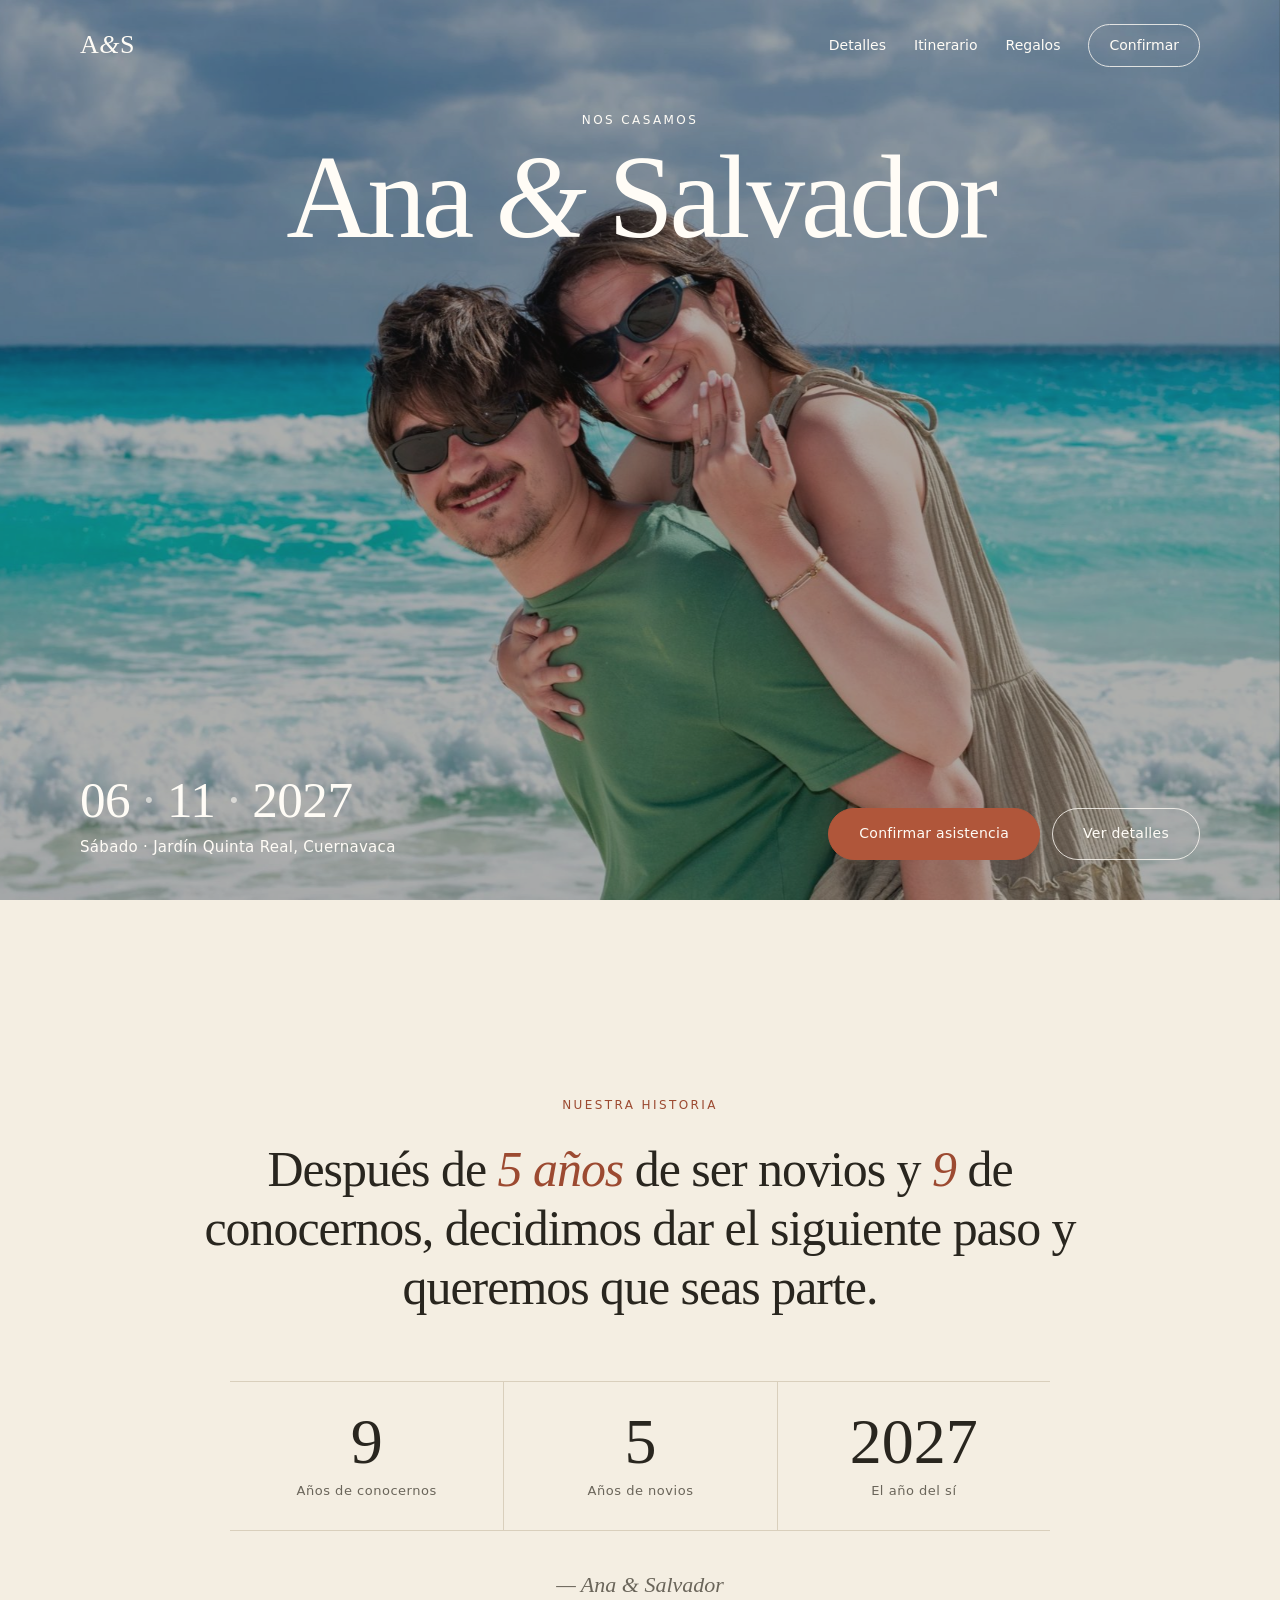
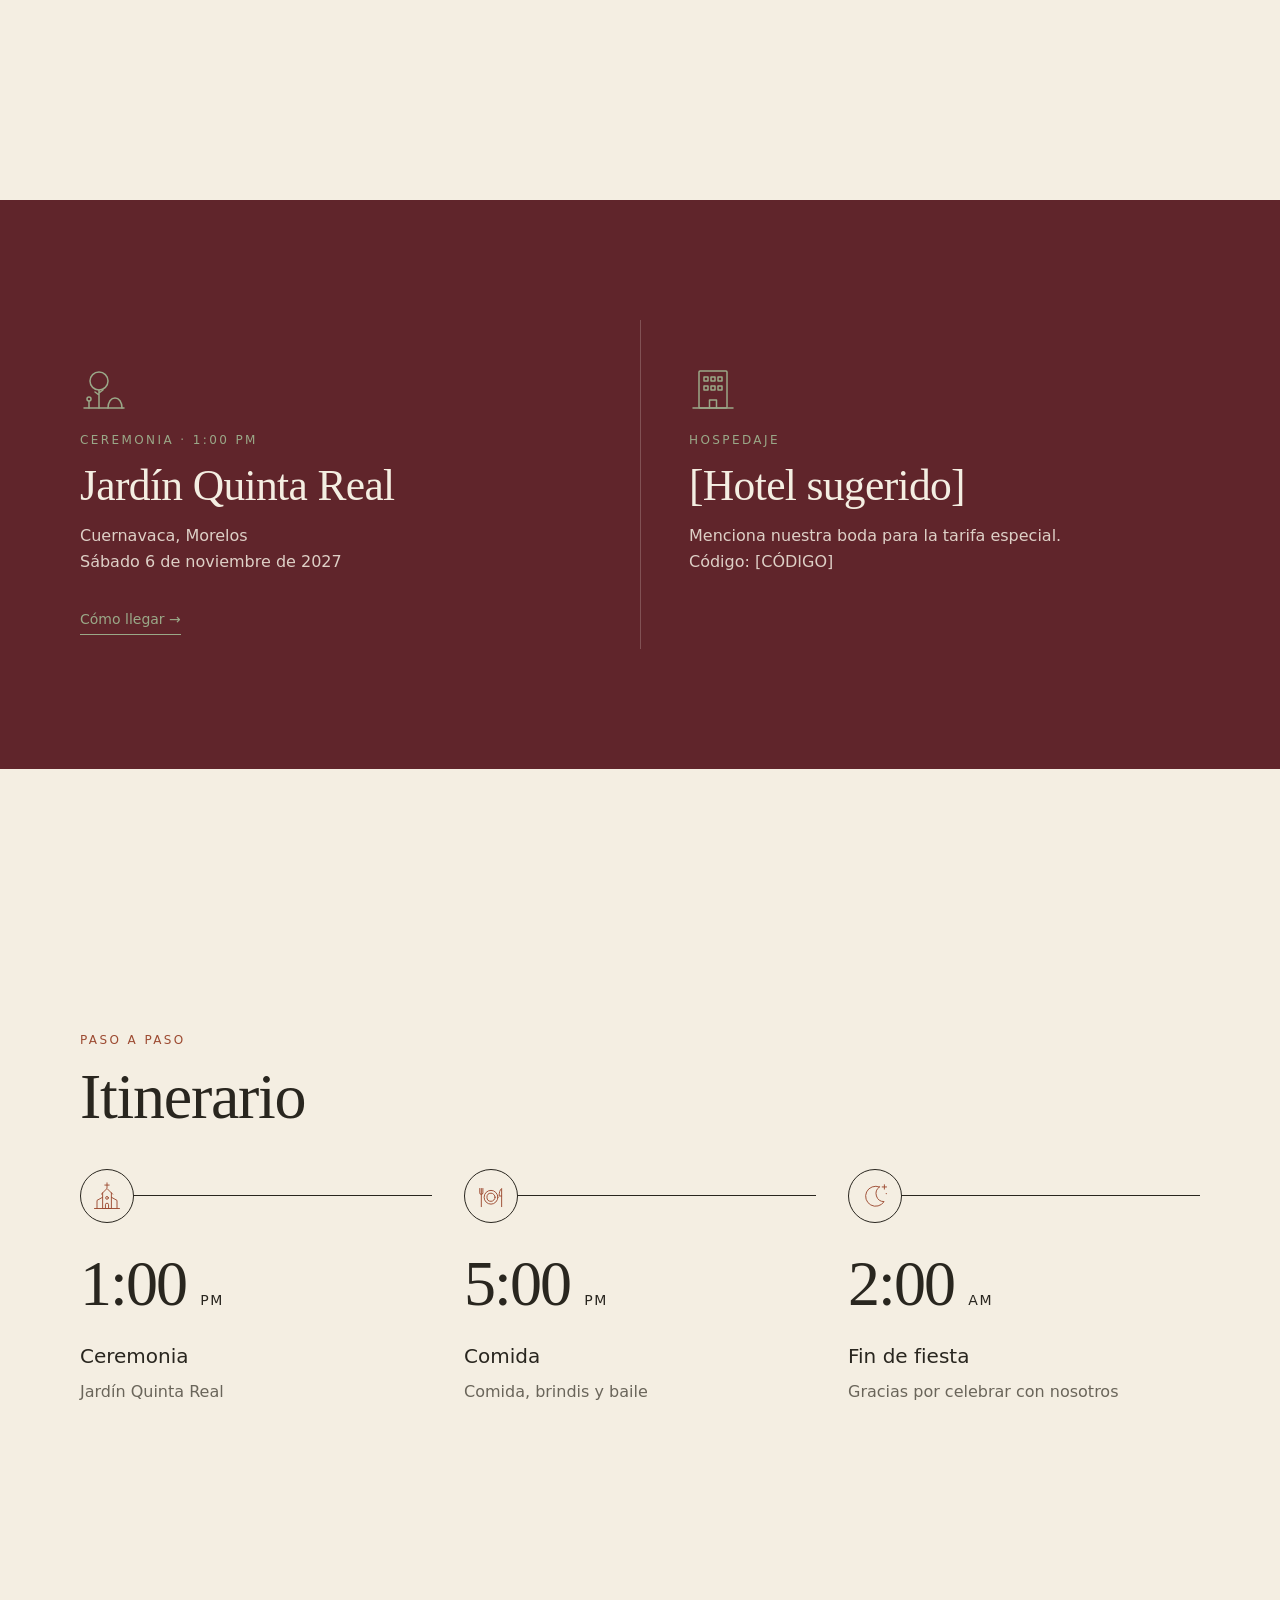
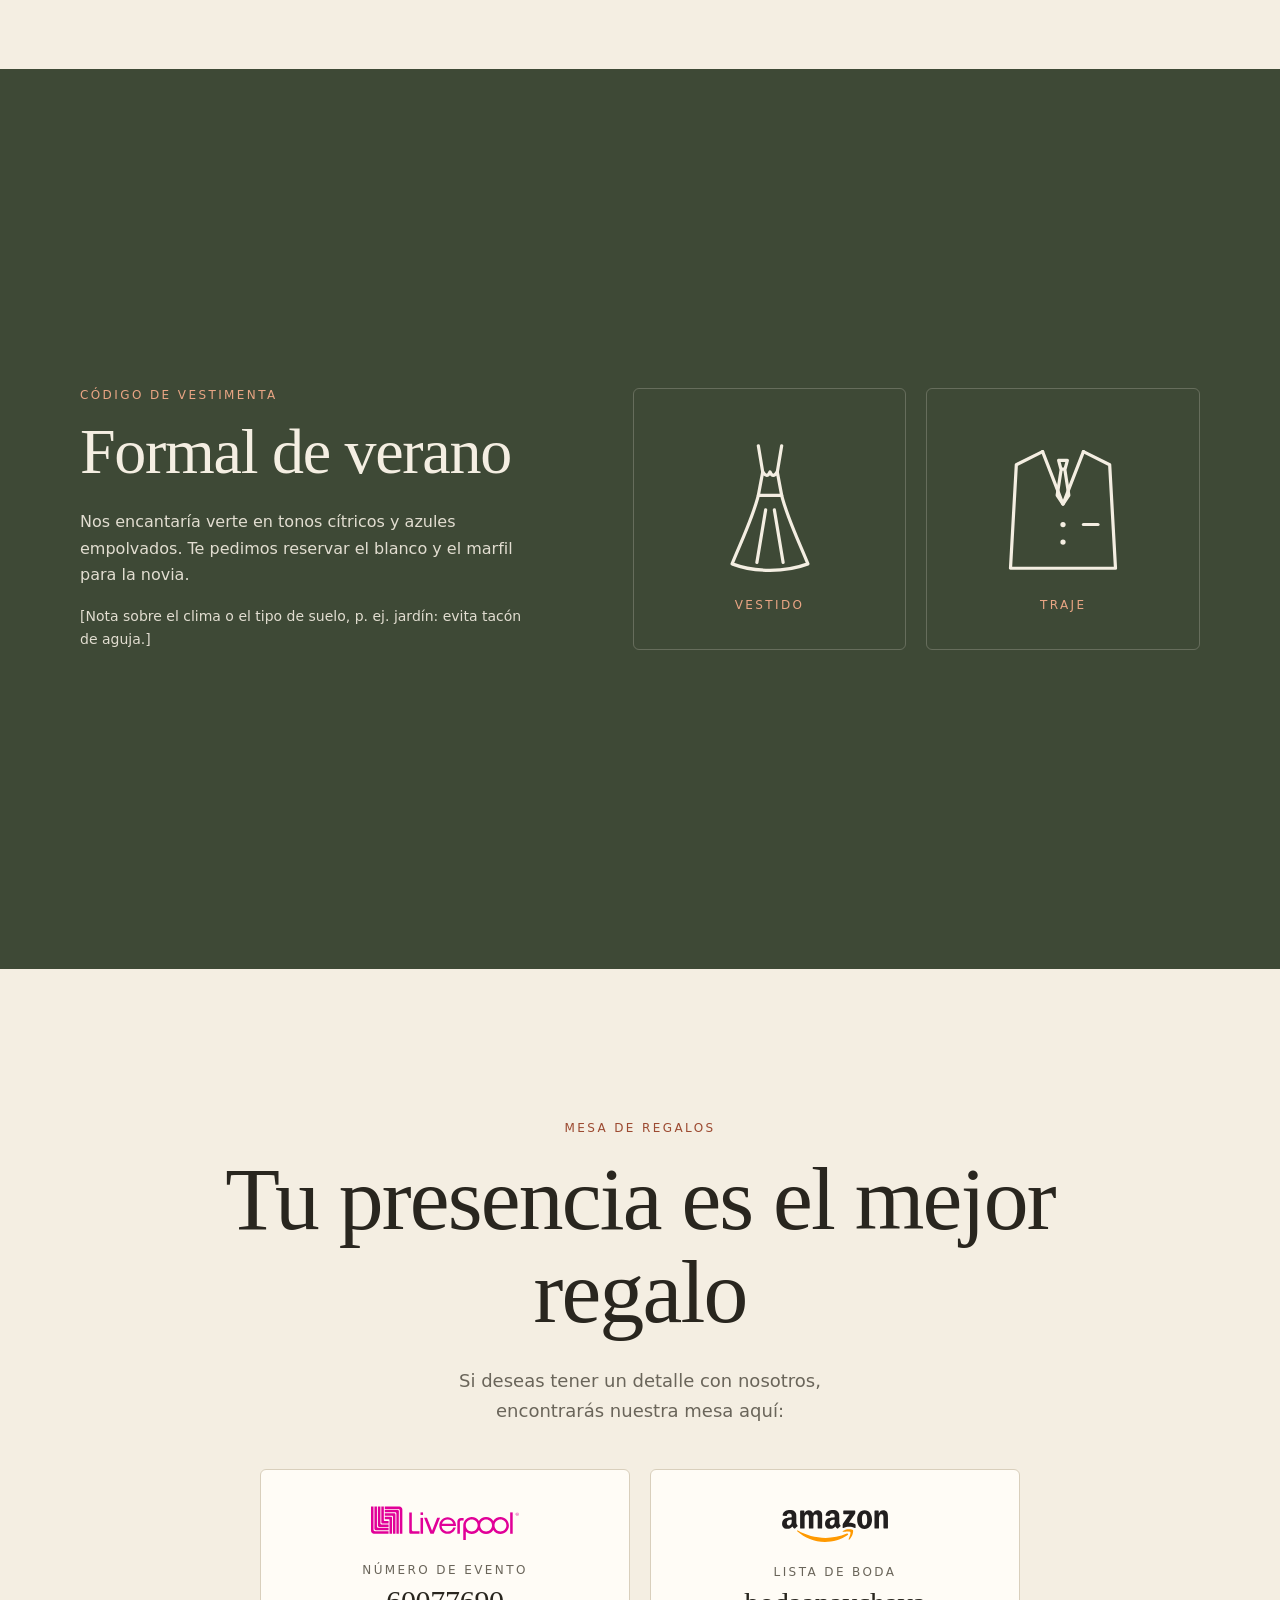
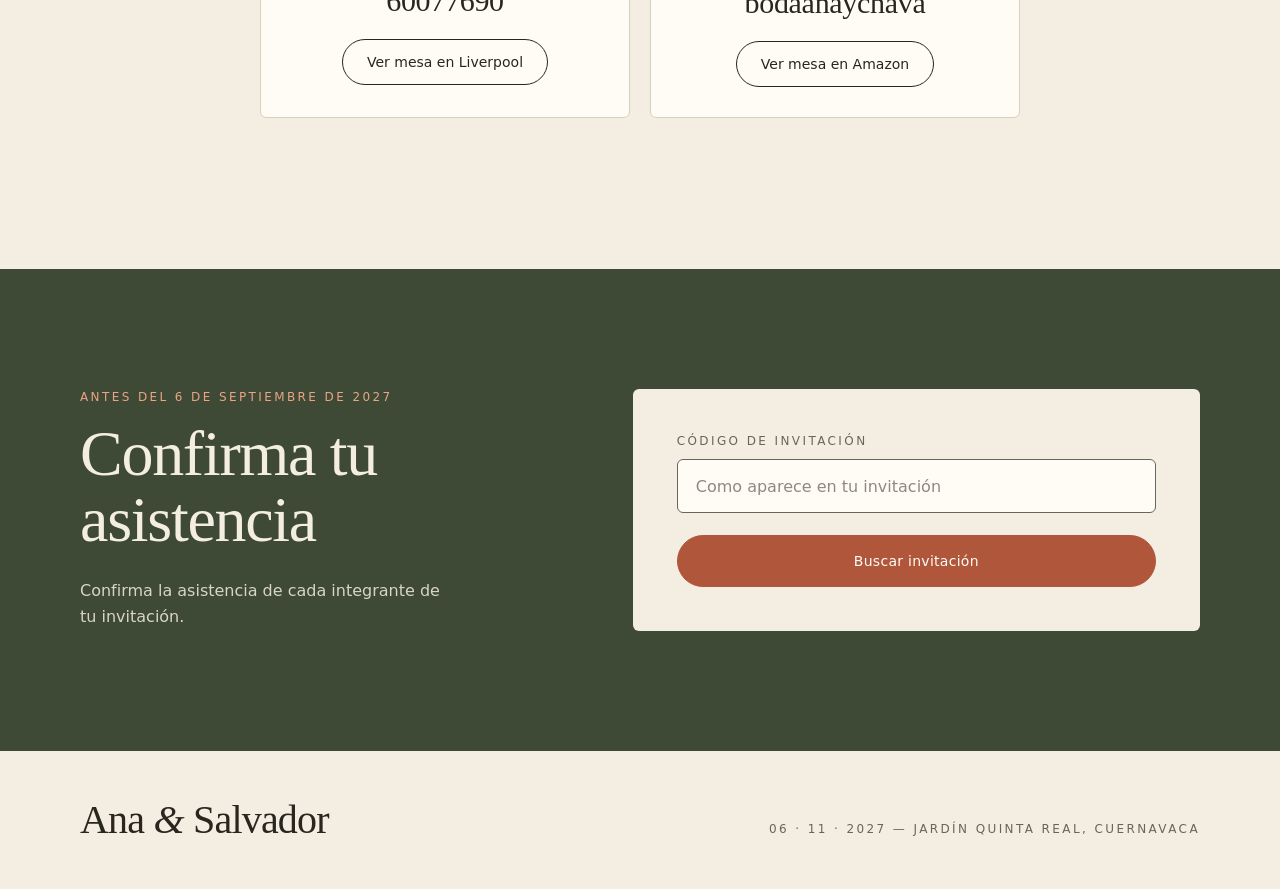
<file: docs/index.html>
<!DOCTYPE html>
<html lang="es">
<head>
<meta charset="utf-8">
<meta name="viewport" content="width=device-width, initial-scale=1">
<meta http-equiv="Content-Security-Policy" content="default-src 'self'; script-src 'self'; style-src 'self' 'unsafe-inline' https://fonts.googleapis.com; font-src https://fonts.gstatic.com; img-src 'self' data:; connect-src https://script.google.com https://script.googleusercontent.com; form-action 'none'; base-uri 'none'; object-src 'none'">
<meta name="referrer" content="strict-origin-when-cross-origin">
<meta name="color-scheme" content="only light">
<meta name="theme-color" content="#3E4936">
<title>Ana &amp; Salvador · 6 de noviembre de 2027</title>
<meta name="description" content="Ana & Salvador se casan el 6 de noviembre de 2027 en Jardín Quinta Real, Cuernavaca. Confirma tu asistencia.">
<link rel="preconnect" href="https://fonts.googleapis.com">
<link rel="preconnect" href="https://fonts.gstatic.com" crossorigin>
<link href="https://fonts.googleapis.com/css2?family=Fraunces:ital,opsz,wght@0,9..144,300;0,9..144,400;1,9..144,300;1,9..144,400&family=DM+Sans:wght@400;500&display=swap" rel="stylesheet">
<link rel="stylesheet" href="styles.css?v=9">
</head>
<body>

<header class="nav-wrap">
  <nav aria-label="Principal" class="nav container">
    <a href="#inicio" class="nav-logo">A<i>&amp;</i>S</a>
    <div class="nav-links">
      <a href="#detalles">Detalles</a>
      <a href="#itinerario">Itinerario</a>
      <a href="#regalos">Regalos</a>
      <a href="#rsvp" class="nav-cta">Confirmar</a>
    </div>
  </nav>
</header>

<main>
<!-- Portada: foto a pantalla completa; nombres arriba, fecha y lugar abajo -->
<section id="inicio" class="hero">
  <img class="hero-img" src="img/portada.jpg" alt="Ana y Salvador en la playa; él la carga en la espalda y ella muestra su anillo de compromiso" fetchpriority="high">
  <div class="hero-velo" aria-hidden="true"></div>
  <div class="hero-top container">
    <p class="eyebrow">Nos casamos</p>
    <h1 class="hero-title">Ana <i>&amp;</i> Salvador</h1>
  </div>
  <div class="hero-bottom container">
    <div class="hero-info">
      <p class="hero-fecha">06 <span>·</span> 11 <span>·</span> 2027</p>
      <p class="hero-lugar">Sábado · Jardín Quinta Real, Cuernavaca</p>
    </div>
    <div class="btn-row">
      <a href="#rsvp" class="btn btn-solid">Confirmar asistencia</a>
      <a href="#detalles" class="btn btn-light">Ver detalles</a>
    </div>
  </div>
</section>

<!-- Historia: momento tipográfico, sin foto -->
<section id="historia" class="screen tono-crema">
  <div class="container historia">
    <h2 class="eyebrow accent">Nuestra historia</h2>
    <p class="historia-frase">Después de <em>5 años</em> de ser novios y <em>9</em> de conocernos, decidimos dar el siguiente paso y queremos que seas parte.</p>
    <dl class="cifras">
      <div><dt>Años de conocernos</dt><dd>9</dd></div>
      <div><dt>Años de novios</dt><dd>5</dd></div>
      <div><dt>El año del sí</dt><dd>2027</dd></div>
    </dl>
    <p class="firma">— Ana &amp; Salvador</p>
  </div>
</section>

<!-- Detalles -->
<section id="detalles" class="screen tono-verde tono-vino">
  <div class="container">
    <h2 class="sr-only">Detalles</h2>
    <div class="detalles">
      <article class="detalle">
        <span class="detalle-icono"><svg class="icono" viewBox="0 0 48 48" aria-hidden="true" focusable="false"><circle cx="19" cy="17" r="9"/><path d="M19 26v18M19 31l-4-3M19 29l4-3"/><path d="M28 44c0-6 3-10 7-10s7 4 7 10"/><path d="M9 44v-7"/><circle cx="9" cy="35" r="2"/><path d="M4 44h40"/></svg></span>
        <p class="eyebrow">Ceremonia · 1:00 PM</p>
        <h3 class="detalle-titulo">Jardín Quinta Real</h3>
        <p>Cuernavaca, Morelos<br>Sábado 6 de noviembre de 2027</p>
        <a class="link" href="https://maps.app.goo.gl/5q1c95rzVZUVkQ62A" target="_blank" rel="noopener">Cómo llegar</a>
      </article>
      <article class="detalle">
        <span class="detalle-icono"><svg class="icono" viewBox="0 0 48 48" aria-hidden="true" focusable="false"><rect x="10" y="7" width="28" height="37" rx="1"/><path d="M4 44h40"/><path d="M20.5 44v-8h7v8"/><rect x="15" y="13" width="4" height="4"/><rect x="22" y="13" width="4" height="4"/><rect x="29" y="13" width="4" height="4"/><rect x="15" y="22" width="4" height="4"/><rect x="22" y="22" width="4" height="4"/><rect x="29" y="22" width="4" height="4"/></svg></span>
        <p class="eyebrow">Hospedaje</p>
        <h3 class="detalle-titulo">[Hotel sugerido]</h3>
        <p>Menciona nuestra boda para la tarifa especial.<br>Código: [CÓDIGO]</p>
      </article>
    </div>
  </div>
</section>

<!-- Itinerario -->
<section id="itinerario" class="screen tono-crema">
  <div class="container">
    <div class="section-head">
      <p class="eyebrow accent">Paso a paso</p>
      <h2 class="titulo">Itinerario</h2>
    </div>
    <ol class="itinerario">
      <li><span class="hito"><svg class="icono" viewBox="0 0 48 48" aria-hidden="true" focusable="false"><path d="M24 3v8M20.5 6.5h7"/><path d="M15 21l9-9 9 9"/><path d="M17 19v25h14V19"/><path d="M17 26l-9 5v13M31 26l9 5v13"/><path d="M4 44h40"/><path d="M21.5 44v-6a2.5 2.5 0 0 1 5 0v6"/><circle cx="24" cy="27" r="2.2"/></svg></span><span class="hora">1:00 <small>PM</small></span><span class="evento-nombre">Ceremonia</span><span class="muted">Jardín Quinta Real</span></li>
      <li><span class="hito"><svg class="icono" viewBox="0 0 48 48" aria-hidden="true" focusable="false"><circle cx="24" cy="26" r="11"/><circle cx="24" cy="26" r="6.5"/><path d="M6 12v7a2.5 2.5 0 0 0 5 0v-7M8.5 12v29"/><path d="M41 41V12c-3 2.5-4 6.5-4 12h4"/></svg></span><span class="hora">5:00 <small>PM</small></span><span class="evento-nombre">Comida</span><span class="muted">Comida, brindis y baile</span></li>
      <li><span class="hito"><svg class="icono" viewBox="0 0 48 48" aria-hidden="true" focusable="false"><path d="M31 9.5A16 16 0 1 0 38.5 33 13 13 0 0 1 31 9.5Z"/><path d="M39 6v7M35.5 9.5h7"/><circle cx="42" cy="20" r="1" fill="currentColor" stroke="none"/></svg></span><span class="hora">2:00 <small>AM</small></span><span class="evento-nombre">Fin de fiesta</span><span class="muted">Gracias por celebrar con nosotros</span></li>
    </ol>
  </div>
</section>

<!-- Vestimenta -->
<section id="vestimenta" class="screen tono-verde">
  <div class="container vestimenta">
    <div class="vestimenta-text">
      <p class="eyebrow">Código de vestimenta</p>
      <h2 class="titulo">Formal de verano</h2>
      <p>Nos encantaría verte en tonos cítricos y azules empolvados. Te pedimos reservar el blanco y el marfil para la novia.</p>
      <p class="nota">[Nota sobre el clima o el tipo de suelo, p. ej. jardín: evita tacón de aguja.]</p>
      <!-- Pinterest: cuando tengas el enlace, pégalo en href y quita los signos de comentario.
      <a class="btn btn-light btn-pinterest" href="PEGA_AQUI_EL_ENLACE" target="_blank" rel="noopener">Ver inspiración en Pinterest</a>
      -->
    </div>
    <div class="atuendos">
      <div class="atuendo"><svg class="icono" viewBox="0 0 48 48" aria-hidden="true" focusable="false"><path d="M20 3l1.5 9M28 3l-1.5 9"/><path d="M21.5 12c1 1.4 1.8 1.6 2.5 0 .7 1.6 1.5 1.4 2.5 0l1.5 8h-8z"/><path d="M20 20c-2 8-6 16-9 23.5 4.5 1.7 9 2.2 13 2.2s8.5-.5 13-2.2C34 36 30 28 28 20"/><path d="M22.5 25l-3 18M25.5 25l3 18"/></svg><span class="eyebrow">Vestido</span></div>
      <div class="atuendo"><svg class="icono" viewBox="0 0 48 48" aria-hidden="true" focusable="false"><path d="M17 5 8 9.5 6 45h36l-2-35.5L31 5"/><path d="M17 5l7 18 7-18"/><path d="M22.5 8h3l-.8 3h-1.4zM23.4 11 22 20l2 3 2-3-1.4-9"/><circle cx="24" cy="30" r=".9" fill="currentColor" stroke="none"/><circle cx="24" cy="36" r=".9" fill="currentColor" stroke="none"/><path d="M31 30h5"/></svg><span class="eyebrow">Traje</span></div>
    </div>
  </div>
</section>

<!-- Regalos -->
<section id="regalos" class="screen tono-crema">
  <div class="container regalos">
    <p class="eyebrow accent">Mesa de regalos</p>
    <h2 class="titulo titulo-xl">Tu presencia es el mejor regalo</h2>
    <p class="lead">Si deseas tener un detalle con nosotros, encontrarás nuestra mesa aquí:</p>
    <div class="tiendas">
      <a class="tienda" href="https://mesaderegalos.liverpool.com.mx/milistaderegalos/60077690" target="_blank" rel="noopener">
        <img class="tienda-logo" src="img/liverpool.svg" alt="Liverpool" width="287" height="66">
        <span class="tienda-dato"><span class="eyebrow muted">Número de evento</span><span class="tienda-num">60077690</span></span>
        <span class="tienda-cta">Ver mesa en Liverpool</span>
      </a>
      <a class="tienda" href="https://www.amazon.com.mx/wedding/share/bodaanaychava" target="_blank" rel="noopener">
        <img class="tienda-logo tienda-logo-amazon" src="img/amazon.svg" alt="Amazon" width="603" height="182">
        <span class="tienda-dato"><span class="eyebrow muted">Lista de boda</span><span class="tienda-num">bodaanaychava</span></span>
        <span class="tienda-cta">Ver mesa en Amazon</span>
      </a>
    </div>
  </div>
</section>

<!-- RSVP -->
<section id="rsvp" class="screen tono-verde">
  <div class="container rsvp">
    <div class="rsvp-head">
      <p class="eyebrow">Antes del 6 de septiembre de 2027</p>
      <h2 class="titulo">Confirma tu asistencia</h2>
      <p class="rsvp-nota">Confirma la asistencia de cada integrante de tu invitación.</p>
    </div>

    <div class="rsvp-panel">
      <!-- Paso 1: código -->
      <form id="form-codigo" class="form" novalidate>
        <div class="field">
          <label for="rsvp-codigo" class="eyebrow">Código de invitación</label>
          <input id="rsvp-codigo" name="codigo" type="text" autocomplete="off" autocapitalize="characters" spellcheck="false" placeholder="Como aparece en tu invitación" required>
        </div>
        <p id="codigo-error" class="error" role="alert" hidden></p>
        <button type="submit" class="btn btn-solid btn-block">Buscar invitación</button>
      </form>

      <!-- Paso 2: integrantes -->
      <form id="form-invitados" class="form" novalidate hidden>
        <div class="grupo-head">
          <p class="eyebrow muted">Invitación para</p>
          <p id="grupo-nombre" class="grupo-nombre"></p>
        </div>
        <div id="lista-invitados" class="invitados"></div>
        <p id="invitados-error" class="error" role="alert" hidden></p>
        <button type="submit" class="btn btn-solid btn-block">Enviar confirmación</button>
        <button type="button" id="btn-otro-codigo" class="link-btn">Usar otro código</button>
      </form>

      <!-- Paso 3: gracias -->
      <div id="rsvp-gracias" class="gracias" role="status" hidden>
        <p class="gracias-titulo">¡Gracias!</p>
        <p id="gracias-texto" class="gracias-texto"></p>
        <button type="button" id="btn-editar" class="btn btn-outline">Editar respuesta</button>
      </div>
    </div>
  </div>
</section>
</main>

<footer class="footer tono-crema">
  <div class="container footer-inner">
    <p class="footer-names">Ana <i>&amp;</i> Salvador</p>
    <p class="eyebrow muted">06 · 11 · 2027 — Jardín Quinta Real, Cuernavaca</p>
  </div>
</footer>

<template id="tpl-invitado">
  <fieldset class="invitado">
    <legend class="invitado-nombre"></legend>
    <div class="opciones" data-campo="asiste">
      <button type="button" class="opcion" data-valor="si" aria-pressed="false">Asistirá</button>
      <button type="button" class="opcion" data-valor="no" aria-pressed="false">No podrá asistir</button>
    </div>
    <div class="menu" hidden>
      <p class="eyebrow muted menu-label">Menú</p>
      <div class="opciones" data-campo="menu">
        <button type="button" class="opcion" data-valor="Tradicional" aria-pressed="false">Tradicional</button>
        <button type="button" class="opcion" data-valor="Vegetariano" aria-pressed="false">Vegetariano</button>
      </div>
    </div>
  </fieldset>
</template>

<script src="config.js?v=4"></script>
<script src="app.js?v=4"></script>
</body>
</html>
</file>
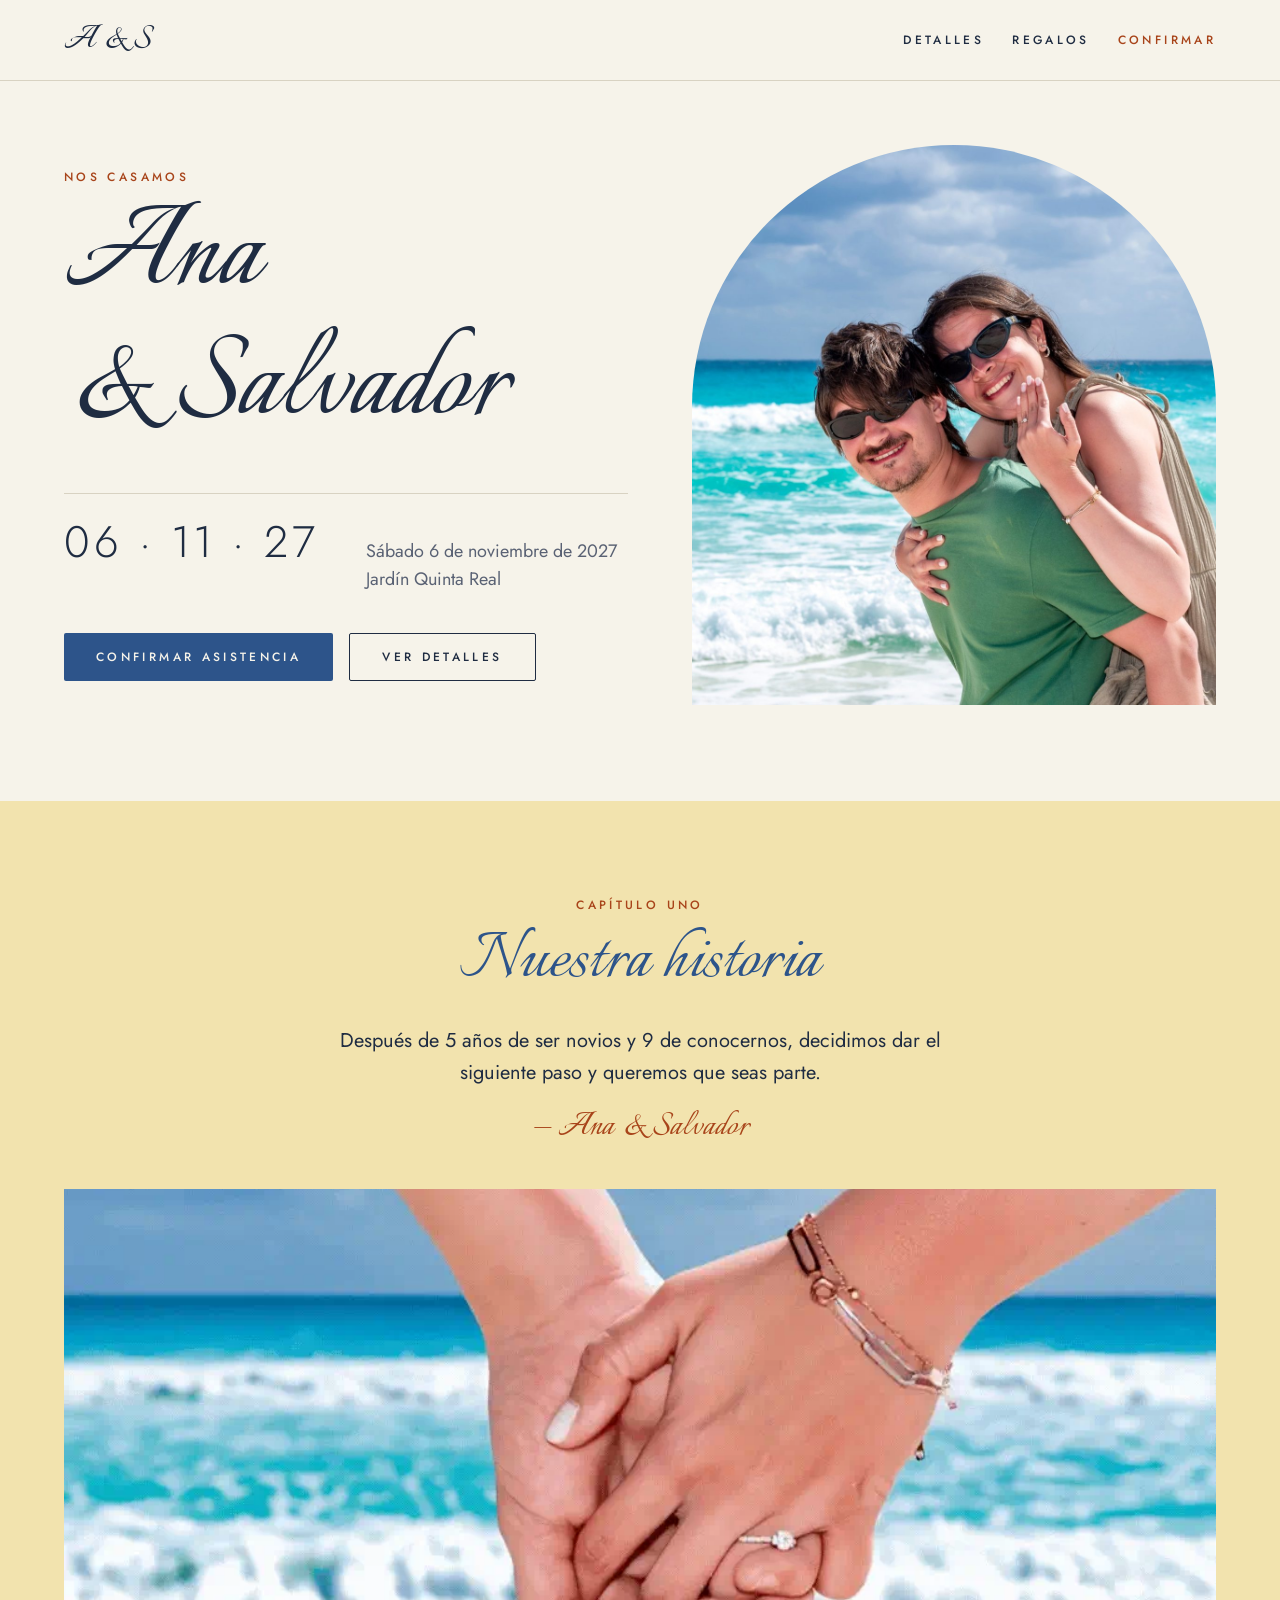
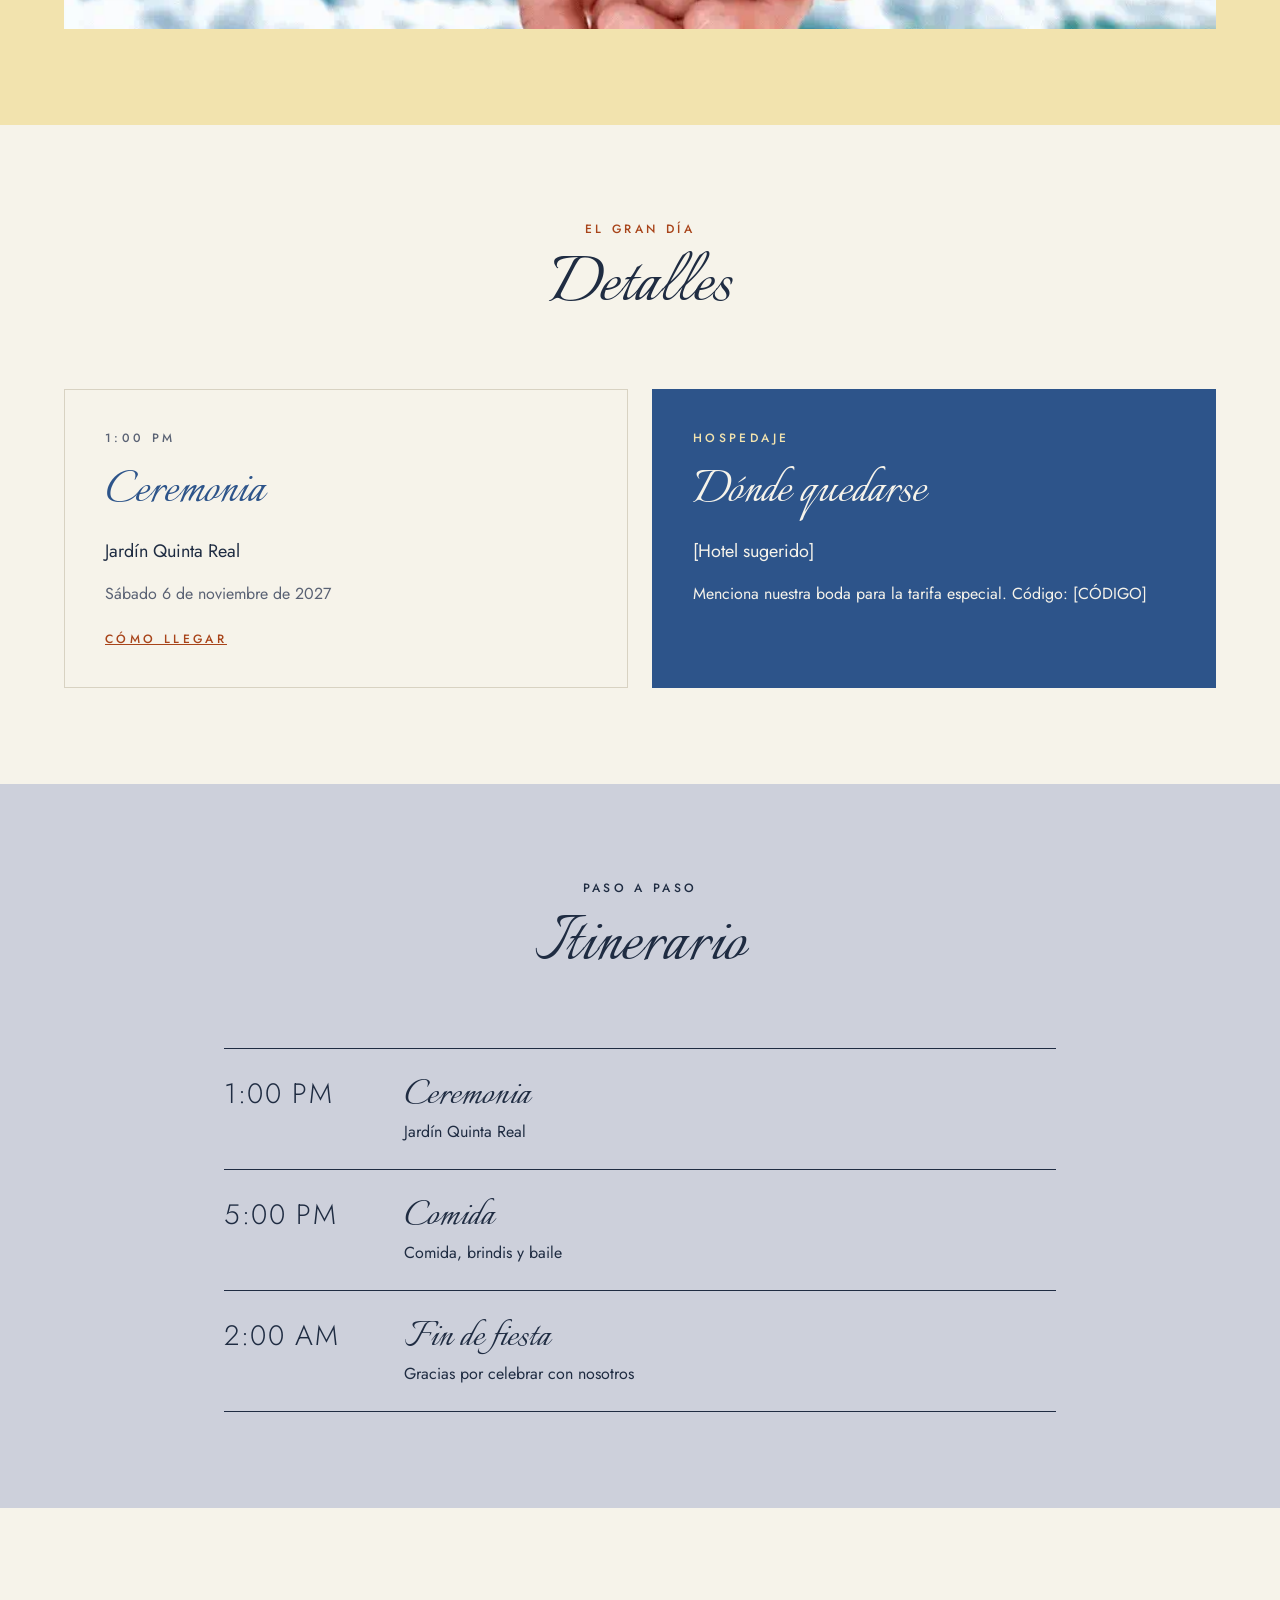
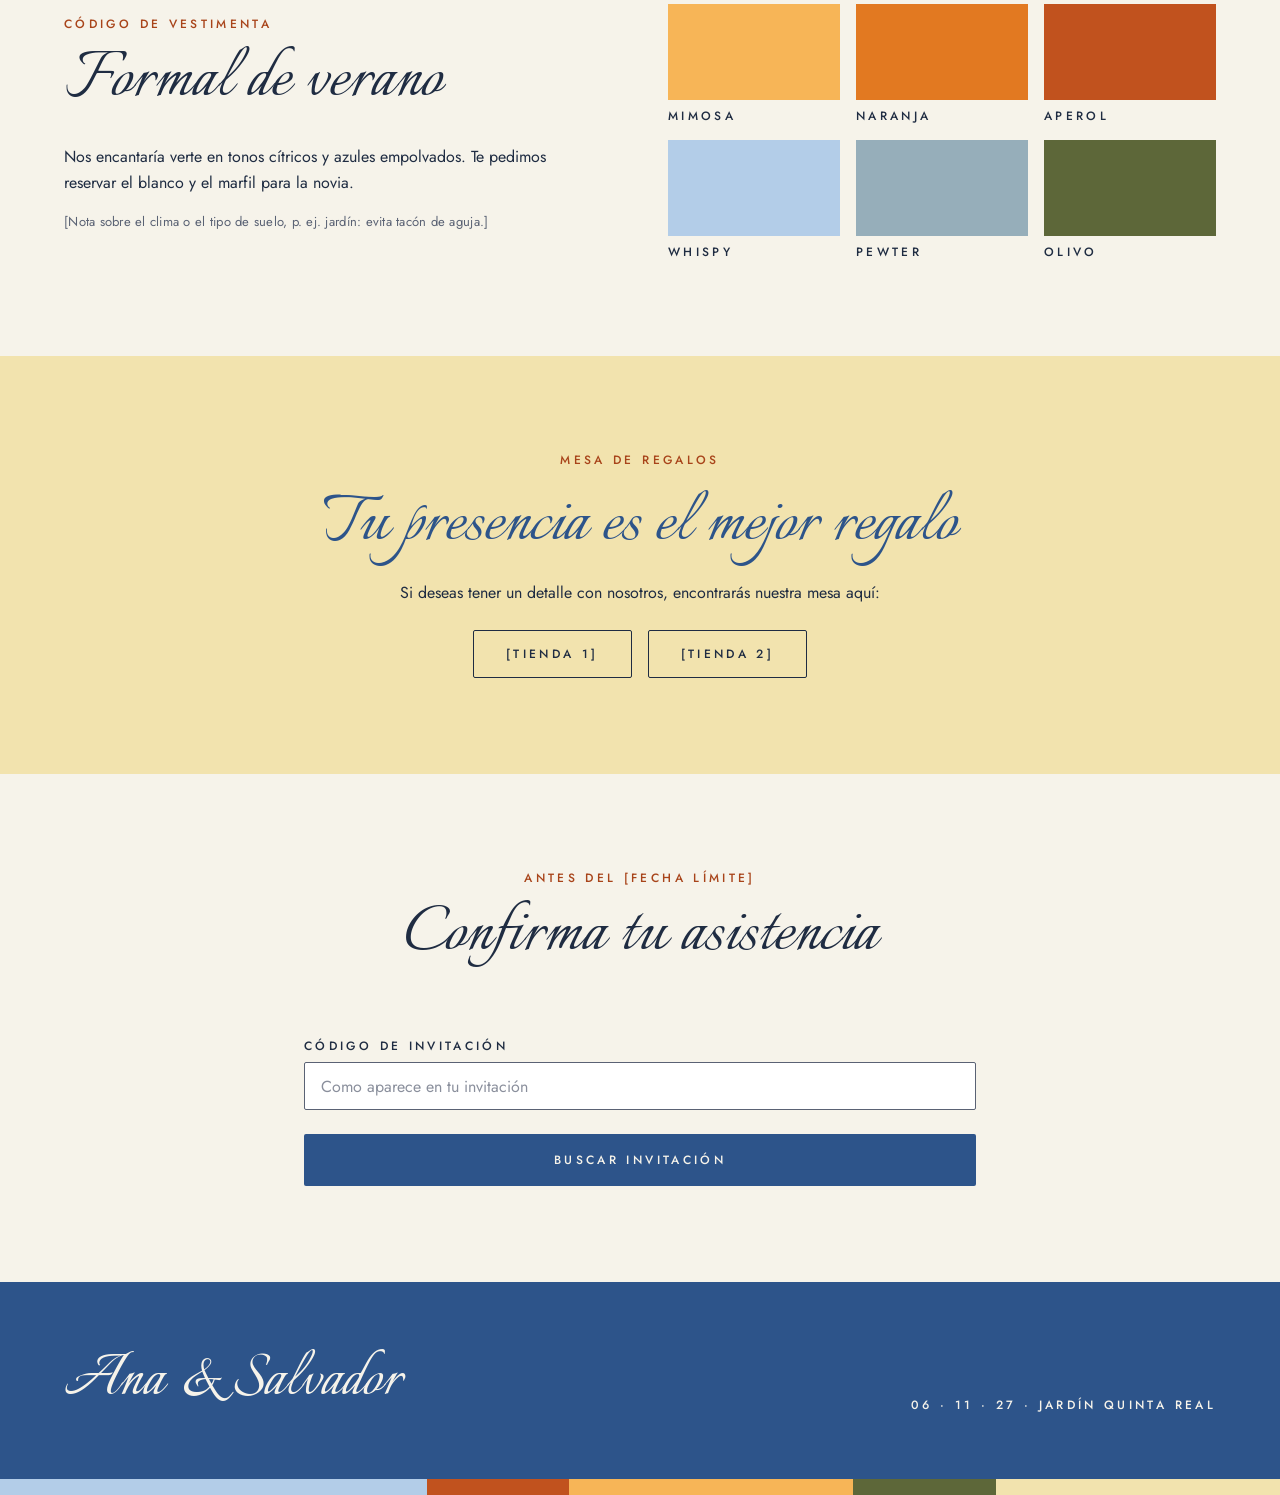
<file: site/index.html>
<!DOCTYPE html>
<html lang="es">
<head>
<meta charset="utf-8">
<meta name="viewport" content="width=device-width, initial-scale=1">
<title>Ana &amp; Salvador</title>
<meta name="description" content="Ana & Salvador se casan el 6 de noviembre de 2027 en Jardín Quinta Real. Confirma tu asistencia.">
<link rel="preconnect" href="https://fonts.googleapis.com">
<link rel="preconnect" href="https://fonts.gstatic.com" crossorigin>
<link href="https://fonts.googleapis.com/css2?family=Italianno&family=Jost:wght@300;400;500&display=swap" rel="stylesheet">
<link rel="stylesheet" href="styles.css">
</head>
<body>

<!-- Navegación -->
<header class="nav-wrap">
  <nav aria-label="Principal" class="nav">
    <a href="#inicio" class="nav-logo">A &amp; S</a>
    <div class="nav-links eyebrow">
      <a href="#detalles">Detalles</a>
      <a href="#regalos">Regalos</a>
      <a href="#rsvp" class="accent">Confirmar</a>
    </div>
  </nav>
</header>

<!-- Portada -->
<section id="inicio" class="hero">
  <div class="hero-text">
    <p class="eyebrow accent">Nos casamos</p>
    <h1 class="script hero-title">Ana<br>&amp; Salvador</h1>
    <div class="hero-date">
      <p class="cifra">06 · 11 · 27</p>
      <p class="subtitulo muted">Sábado 6 de noviembre de 2027<br>Jardín Quinta Real</p>
    </div>
    <div class="btn-row">
      <a href="#rsvp" class="btn btn-solid">Confirmar asistencia</a>
      <a href="#detalles" class="btn btn-outline">Ver detalles</a>
    </div>
  </div>
  <div class="hero-photo">
    <img src="img/portada.jpg" alt="Los novios en la playa, él la carga en la espalda y ella muestra su anillo de compromiso">
  </div>
</section>

<!-- Historia -->
<section id="historia" class="band band-mantequilla">
  <div class="container center stack">
    <p class="eyebrow aperol">Capítulo uno</p>
    <h2 class="script titulo-lg azul">Nuestra historia</h2>
    <p class="lead">Después de 5 años de ser novios y 9 de conocernos, decidimos dar el siguiente paso y queremos que seas parte.</p>
    <p class="script firma">— Ana &amp; Salvador</p>
    <img class="historia-img" src="img/historia.webp" alt="Las manos de los novios entrelazadas frente al mar, con el anillo de compromiso" loading="lazy">
  </div>
</section>

<!-- Detalles -->
<section id="detalles" class="container section">
  <div class="section-head">
    <p class="eyebrow accent">El gran día</p>
    <h2 class="script titulo-lg">Detalles</h2>
  </div>
  <div class="cards">
    <article class="card">
      <p class="eyebrow muted">1:00 PM</p>
      <h3 class="script titulo-md azul">Ceremonia</h3>
      <p class="subtitulo">Jardín Quinta Real</p>
      <p class="muted">Sábado 6 de noviembre de 2027</p>
      <a class="eyebrow card-link" href="https://maps.app.goo.gl/5q1c95rzVZUVkQ62A" target="_blank" rel="noopener">Cómo llegar</a>
    </article>
    <article class="card card-azul">
      <p class="eyebrow mantequilla">Hospedaje</p>
      <h3 class="script titulo-md">Dónde quedarse</h3>
      <p class="subtitulo">[Hotel sugerido]</p>
      <p>Menciona nuestra boda para la tarifa especial. Código: [CÓDIGO]</p>
    </article>
  </div>
</section>

<!-- Itinerario -->
<section id="itinerario" class="band band-nube">
  <div class="container narrow section">
    <div class="section-head">
      <p class="eyebrow">Paso a paso</p>
      <h2 class="script titulo-lg">Itinerario</h2>
    </div>
    <ol class="itinerario">
      <li><span class="hora">1:00 PM</span><span class="evento"><span class="script">Ceremonia</span><span>Jardín Quinta Real</span></span></li>
      <li><span class="hora">5:00 PM</span><span class="evento"><span class="script">Comida</span><span>Comida, brindis y baile</span></span></li>
      <li><span class="hora">2:00 AM</span><span class="evento"><span class="script">Fin de fiesta</span><span>Gracias por celebrar con nosotros</span></span></li>
    </ol>
  </div>
</section>

<!-- Vestimenta -->
<section id="vestimenta" class="container section split">
  <div class="split-text">
    <p class="eyebrow accent">Código de vestimenta</p>
    <h2 class="script titulo-lg">Formal de verano</h2>
    <p>Nos encantaría verte en tonos cítricos y azules empolvados. Te pedimos reservar el blanco y el marfil para la novia.</p>
    <p class="nota muted">[Nota sobre el clima o el tipo de suelo, p. ej. jardín: evita tacón de aguja.]</p>
  </div>
  <ul aria-label="Paleta sugerida" class="paleta">
    <li><span style="background:#F7B557"></span><span class="eyebrow">Mimosa</span></li>
    <li><span style="background:#E27921"></span><span class="eyebrow">Naranja</span></li>
    <li><span style="background:#C1521E"></span><span class="eyebrow">Aperol</span></li>
    <li><span style="background:#B3CDE8"></span><span class="eyebrow">Whispy</span></li>
    <li><span style="background:#96AEBA"></span><span class="eyebrow">Pewter</span></li>
    <li><span style="background:#5D6739"></span><span class="eyebrow">Olivo</span></li>
  </ul>
</section>

<!-- Regalos -->
<section id="regalos" class="band band-mantequilla">
  <div class="container narrow section center stack">
    <p class="eyebrow aperol">Mesa de regalos</p>
    <h2 class="script titulo-lg azul">Tu presencia es el mejor regalo</h2>
    <p class="lead-sm">Si deseas tener un detalle con nosotros, encontrarás nuestra mesa aquí:</p>
    <div class="btn-row center-row">
      <a href="#regalos" class="btn btn-outline">[Tienda 1]</a>
      <a href="#regalos" class="btn btn-outline">[Tienda 2]</a>
    </div>
  </div>
</section>

<!-- RSVP -->
<section id="rsvp" class="rsvp section">
  <div class="section-head">
    <p class="eyebrow accent">Antes del [fecha límite]</p>
    <h2 class="script titulo-lg">Confirma tu asistencia</h2>
  </div>

  <!-- Paso 1: código -->
  <form id="form-codigo" class="form" novalidate>
    <div class="field">
      <label for="rsvp-codigo" class="eyebrow">Código de invitación</label>
      <input id="rsvp-codigo" name="codigo" type="text" autocomplete="off" autocapitalize="characters" spellcheck="false" placeholder="Como aparece en tu invitación" required>
    </div>
    <p id="codigo-error" class="error" role="alert" hidden></p>
    <button type="submit" class="btn btn-solid btn-block">Buscar invitación</button>
  </form>

  <!-- Paso 2: integrantes -->
  <form id="form-invitados" class="form" novalidate hidden>
    <div class="grupo-head">
      <p class="eyebrow muted">Invitación para</p>
      <p id="grupo-nombre" class="script titulo-sm azul"></p>
    </div>
    <div id="lista-invitados" class="invitados"></div>
    <p id="invitados-error" class="error" role="alert" hidden></p>
    <button type="submit" class="btn btn-solid btn-block">Enviar confirmación</button>
    <button type="button" id="btn-otro-codigo" class="link-btn eyebrow">Usar otro código</button>
  </form>

  <!-- Paso 3: gracias -->
  <div id="rsvp-gracias" class="gracias" role="status" hidden>
    <p class="script gracias-titulo">¡Gracias!</p>
    <p id="gracias-texto" class="gracias-texto"></p>
    <button type="button" id="btn-editar" class="btn btn-outline">Editar respuesta</button>
  </div>
</section>

<!-- Pie -->
<footer class="footer">
  <div class="container footer-inner">
    <p class="script footer-names">Ana &amp; Salvador</p>
    <p class="eyebrow">06 · 11 · 27 · Jardín Quinta Real</p>
  </div>
  <div class="footer-stripes" aria-hidden="true">
    <span style="background:#B3CDE8"></span><span style="background:#C1521E"></span><span style="background:#F7B557"></span><span style="background:#5D6739"></span><span style="background:#F2E3AE"></span>
  </div>
</footer>

<template id="tpl-invitado">
  <fieldset class="invitado">
    <legend class="invitado-nombre"></legend>
    <div class="opciones" data-campo="asiste">
      <button type="button" class="opcion" data-valor="si" aria-pressed="false">Asistirá</button>
      <button type="button" class="opcion" data-valor="no" aria-pressed="false">No podrá asistir</button>
    </div>
    <div class="menu" hidden>
      <p class="eyebrow muted menu-label">Menú</p>
      <div class="opciones" data-campo="menu">
        <button type="button" class="opcion" data-valor="Tradicional" aria-pressed="false">Tradicional</button>
        <button type="button" class="opcion" data-valor="Vegetariano" aria-pressed="false">Vegetariano</button>
      </div>
    </div>
  </fieldset>
</template>

<script src="config.js"></script>
<script src="app.js"></script>
</body>
</html>
</file>
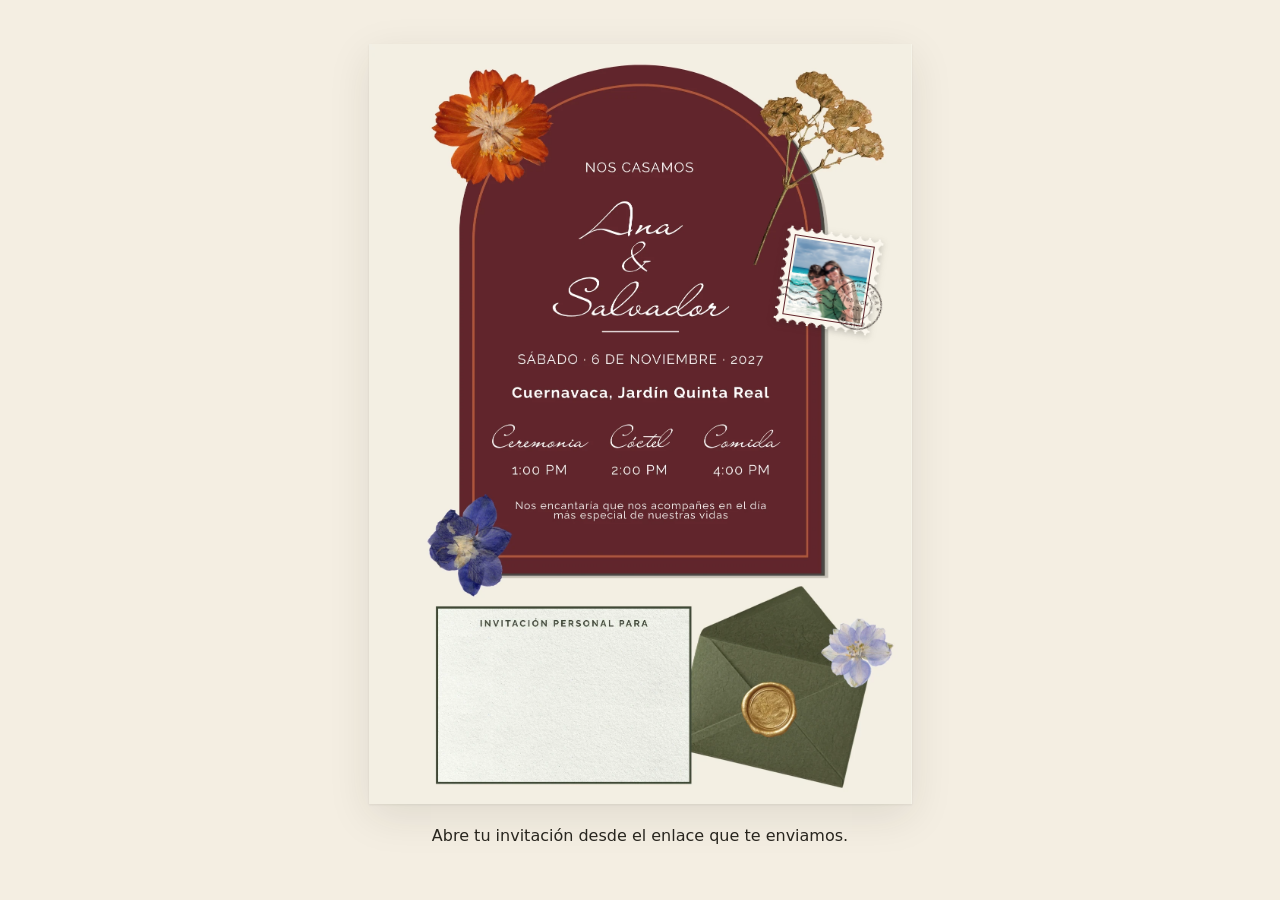
<file: docs/Invitacion/index.html>
<!DOCTYPE html>
<html lang="es">
<head>
<meta charset="utf-8">
<meta name="viewport" content="width=device-width, initial-scale=1">
<meta http-equiv="Content-Security-Policy" content="default-src 'self'; script-src 'self'; style-src 'self' 'unsafe-inline' https://fonts.googleapis.com; font-src https://fonts.gstatic.com; img-src 'self' data:; connect-src https://script.google.com https://script.googleusercontent.com; form-action 'none'; base-uri 'none'; object-src 'none'">
<meta name="referrer" content="strict-origin-when-cross-origin">
<meta name="robots" content="noindex">
<meta name="color-scheme" content="only light">
<meta name="theme-color" content="#F4EEE2">
<title>Invitación · Ana &amp; Salvador</title>
<meta name="description" content="Tu invitación a la boda de Ana & Salvador, 6 de noviembre de 2027, Jardín Quinta Real, Cuernavaca.">
<link rel="preconnect" href="https://fonts.googleapis.com">
<link rel="preconnect" href="https://fonts.gstatic.com" crossorigin>
<link href="https://fonts.googleapis.com/css2?family=Allura&family=Raleway:wght@500;700&display=swap" rel="stylesheet">
<link rel="stylesheet" href="invitacion.css?v=11">
</head>
<body>
<main class="pagina">
  <!-- La imagen es la última hoja del diseño de Canva, sin nombre, sin código
       y sin "Confirma aquí". Encima se escriben el grupo y el código del Sheets. -->
  <div class="invitacion" id="invitacion" data-estado="cargando">
    <img class="fondo" src="img/fondo.webp" width="1429" height="2000"
         alt="Invitación a la boda de Ana y Salvador: sábado 6 de noviembre de 2027, Jardín Quinta Real, Cuernavaca. Ceremonia 1:00 PM, cóctel 2:00 PM, comida 4:00 PM.">
    <div class="sello" aria-hidden="true">
      <div class="sello-sombra"><div class="sello-papel"><div class="sello-foto"><img src="../img/portada.jpg" alt="" width="1800" height="1200" decoding="async"></div></div></div>
      <!-- Matasellos dibujado: círculo con lugar y fecha, y líneas onduladas -->
      <svg class="matasello" viewBox="0 0 220 120" focusable="false">
        <defs>
          <path id="ms-arriba" d="M116 60a34 34 0 0 1 68 0"/>
          <path id="ms-abajo" d="M108 60a42 42 0 0 0 84 0"/>
          <filter id="ms-tinta" x="-5%" y="-5%" width="110%" height="110%">
            <feTurbulence type="fractalNoise" baseFrequency="1.1" numOctaves="2" seed="7" result="ruido"/>
            <feColorMatrix in="ruido" type="matrix" values="0 0 0 0 0  0 0 0 0 0  0 0 0 0 0  0 0 0 -1.6 1.5" result="desgaste"/>
            <feComposite in="SourceGraphic" in2="desgaste" operator="in"/>
          </filter>
        </defs>
        <g filter="url(#ms-tinta)">
          <g fill="none" stroke="currentColor" stroke-linecap="round">
            <path stroke-width="2.4" d="M2 46q9-7 18 0t18 0 18 0 18 0 18 0 14 0"/>
            <path stroke-width="2.4" d="M2 60q9-7 18 0t18 0 18 0 18 0 18 0 10 0"/>
            <path stroke-width="2.4" d="M2 74q9-7 18 0t18 0 18 0 18 0 18 0 14 0"/>
            <circle cx="150" cy="60" r="46" stroke-width="2.6"/>
            <circle cx="150" cy="60" r="28" stroke-width="1.6"/>
          </g>
          <g fill="currentColor" font-family="Raleway, sans-serif" font-weight="700" text-anchor="middle">
            <text font-size="10.5" letter-spacing="2.2"><textPath href="#ms-arriba" startOffset="50%">CUERNAVACA</textPath></text>
            <text font-size="10.5" letter-spacing="2.2"><textPath href="#ms-abajo" startOffset="50%">MÉXICO</textPath></text>
            <text x="150" y="57" font-size="11" letter-spacing="1">06 NOV</text>
            <text x="150" y="70" font-size="11" letter-spacing="1.5">2027</text>
            <path d="M107 60l2.2-1.6 2.2 1.6-.8-2.6 2.2-1.6h-2.7l-.9-2.6-.9 2.6h-2.7l2.2 1.6z" transform="translate(-2 2)"/>
            <path d="M189 60l2.2-1.6 2.2 1.6-.8-2.6 2.2-1.6h-2.7l-.9-2.6-.9 2.6h-2.7l2.2 1.6z" transform="translate(-1 2)"/>
          </g>
        </g>
      </svg>
    </div>
    <p class="campo-nombre" id="inv-nombre" aria-live="polite"></p>
    <span class="campo-linea" aria-hidden="true"></span>
    <p class="campo-etiqueta">Código de invitado</p>
    <p class="campo-codigo" id="inv-codigo"></p>
  </div>

  <div class="acciones" id="acciones">
    <a class="btn btn-solid" id="btn-confirmar" href="../#rsvp">Confirmar asistencia</a>
    <a class="btn btn-outline" href="../">Ver detalles de la boda</a>
  </div>

  <!-- Solo aparece si el enlace no trae código o el código ya no existe -->
  <p class="aviso" id="aviso" role="status" hidden></p>
</main>

<script src="../config.js?v=4"></script>
<script src="invitacion.js?v=3"></script>
</body>
</html>
</file>
<file: docs/styles.css>
:root {
  color-scheme: only light;
  /* Jardín de día: crema y verde salvia profundo, acento terracota. Dos fondos, alternados. */
  --crema: #F4EEE2;
  --verde: #3E4936;
  --salvia: #9AA888;
  --terracota: #B0563A;
  --terracota-osc: #924530;
  --texto-terracota: #9C4A31;
  --terracota-claro: #E9A584;  /* acento sobre verde */
  --tinta: #29261F;
  --suave: #6A655A;
  --linea: #D9CFBC;
  --linea-verde: rgba(244, 238, 226, .22);
  --blanco: #FFFCF6;
  --serif: "Fraunces", Georgia, serif;
  --sans: "DM Sans", system-ui, -apple-system, "Segoe UI", sans-serif;
}

* { box-sizing: border-box; }
html { scroll-behavior: smooth; }
body { margin: 0; background: var(--crema); color: var(--tinta); font: 400 16px/1.65 var(--sans); -webkit-font-smoothing: antialiased; }
img { max-width: 100%; display: block; }
a { color: inherit; }
input, button { font-family: inherit; }
:focus-visible { outline: 2px solid var(--terracota); outline-offset: 3px; }
p, dl, dd { margin: 0; }
h1, h2, h3 { margin: 0; font-weight: 400; }
i, em { font-style: italic; }
[hidden] { display: none !important; }

/* Tipografía */
.eyebrow { font-size: 12px; line-height: 16px; font-weight: 500; letter-spacing: .2em; text-transform: uppercase; }
.titulo { font-family: var(--serif); font-weight: 300; font-size: clamp(40px, 5vw, 68px); line-height: 1.04; letter-spacing: -.02em; }
.titulo-xl { font-size: clamp(44px, 7vw, 104px); }
.eyebrow + .titulo { margin-top: 16px; }
.accent { color: var(--texto-terracota); }
.muted { color: var(--suave); }
.nota { font-size: 14px; opacity: .8; }

/* Layout */
.container { width: 100%; max-width: 1200px; margin: 0 auto; padding-left: 40px; padding-right: 40px; }
.tono-crema { background: var(--crema); color: var(--tinta); }
.tono-verde { background: var(--verde); color: var(--crema); }
.tono-verde .eyebrow:not(.muted) { color: var(--terracota-claro); }
.screen { min-height: 100vh; min-height: 100svh; display: flex; align-items: center; padding: 104px 0; }
.section-head { margin-bottom: 64px; }

/* Botones y enlaces */
.btn-row { display: flex; flex-wrap: wrap; gap: 12px; }
.btn {
  display: inline-flex; align-items: center; justify-content: center; gap: 10px;
  min-height: 52px; padding: 0 30px; border-radius: 999px;
  font-size: 14px; font-weight: 500; letter-spacing: .02em; text-decoration: none; cursor: pointer;
  transition: background-color .2s ease, color .2s ease, border-color .2s ease, transform .2s ease;
}
.btn:hover { transform: translateY(-1px); }
.btn:active { transform: translateY(1px); }
.btn-solid { background: var(--terracota); color: var(--blanco); border: 1px solid var(--terracota); }
.btn-solid:hover { background: var(--terracota-osc); border-color: var(--terracota-osc); }
.btn-solid:disabled { opacity: .6; cursor: wait; transform: none; }
.btn-light { background: transparent; color: var(--blanco); border: 1px solid rgba(255, 252, 246, .8); }
.btn-light:hover { background: var(--blanco); color: var(--tinta); }
.btn-outline { background: transparent; color: var(--tinta); border: 1px solid var(--tinta); }
.btn-outline:hover { background: var(--tinta); color: var(--crema); }
.btn-block { width: 100%; }
.link {
  display: inline-block; padding: 10px 0; font-size: 14px; font-weight: 500; text-decoration: none;
  background: linear-gradient(currentColor, currentColor) 0 calc(100% - 6px) / 100% 1px no-repeat;
  transition: background-size .3s ease;
}
.link::after { content: " →"; }
.link:hover { background-size: 0 1px; background-position: 100% calc(100% - 6px); }

/* Navegación */
.nav-wrap { position: absolute; top: 0; left: 0; right: 0; z-index: 3; color: var(--blanco); }
.nav { display: flex; align-items: center; justify-content: space-between; gap: 16px; padding-top: 22px; padding-bottom: 22px; }
.nav-logo { font-family: var(--serif); font-size: 26px; text-decoration: none; letter-spacing: -.02em; }
.nav-logo i { font-weight: 300; margin: 0 1px; }
.nav-links { display: flex; align-items: center; gap: 28px; font-size: 14px; }
.nav-links a {
  text-decoration: none; padding: 12px 0;
  background: linear-gradient(currentColor, currentColor) 0 calc(100% - 8px) / 0 1px no-repeat;
  transition: background-size .25s ease;
}
.nav-links a:hover { background-size: 100% 1px; }
.nav-links .nav-cta { padding: 9px 20px; border: 1px solid rgba(255, 252, 246, .8); border-radius: 999px; background: none; transition: background-color .2s ease, color .2s ease; }
.nav-links .nav-cta:hover { background: var(--blanco); color: var(--tinta); }

/* Portada */
.hero { position: relative; min-height: 100vh; min-height: 100svh; display: flex; flex-direction: column; justify-content: space-between; color: var(--blanco); overflow: hidden; background: var(--verde); }
.hero-img { position: absolute; inset: 0; width: 100%; height: 100%; object-fit: cover; object-position: 46% 42%; }
.hero-velo { position: absolute; inset: 0; background: rgba(30, 33, 26, .36); }
.hero-top, .hero-bottom { position: relative; z-index: 2; }
.hero-top { padding-top: 112px; text-align: center; }
.hero-top .eyebrow { margin-bottom: 14px; }
.hero-title { font-family: var(--serif); font-weight: 300; font-size: clamp(54px, 9.2vw, 132px); line-height: .95; letter-spacing: -.035em; }
.hero-title i { font-weight: 300; }
.hero-bottom { padding-bottom: 40px; display: flex; flex-wrap: wrap; align-items: flex-end; justify-content: space-between; gap: 24px; }
.hero-fecha { font-family: var(--serif); font-weight: 300; font-size: clamp(34px, 4vw, 52px); line-height: 1; letter-spacing: -.01em; }
.hero-fecha span { opacity: .6; }
.hero-lugar { margin-top: 10px; font-size: 15px; letter-spacing: .02em; }

/* Entrada suave de la portada, una sola vez */
@keyframes entrar { from { opacity: 0; transform: translateY(12px); } to { opacity: 1; transform: none; } }
@keyframes aparecer { from { opacity: 0; transform: scale(1.03); } to { opacity: 1; transform: none; } }
.hero-img { animation: aparecer 1.4s ease-out both; }
.hero-top > *, .hero-bottom > * { animation: entrar .9s ease-out both; }
.hero-top > :nth-child(2) { animation-delay: .12s; }
.hero-bottom > :nth-child(1) { animation-delay: .3s; }
.hero-bottom > :nth-child(2) { animation-delay: .4s; }

/* Historia: frase grande y cifras */
.historia { text-align: center; display: flex; flex-direction: column; align-items: center; }
.historia-frase { margin-top: 28px; max-width: 980px; font-family: var(--serif); font-weight: 300; font-size: clamp(30px, 3.9vw, 54px); line-height: 1.18; letter-spacing: -.02em; }
.historia-frase em { color: var(--texto-terracota); }
.cifras { margin-top: 64px; width: 100%; max-width: 820px; display: grid; grid-template-columns: repeat(3, minmax(0, 1fr)); border-top: 1px solid var(--linea); border-bottom: 1px solid var(--linea); }
.cifras div { display: flex; flex-direction: column-reverse; gap: 6px; padding: 28px 12px; }
.cifras div + div { border-left: 1px solid var(--linea); }
.cifras dd { font-family: var(--serif); font-weight: 300; font-size: 64px; line-height: 1; }
.cifras dt { font-size: 13px; color: var(--suave); letter-spacing: .04em; }
.firma { margin-top: 36px; font-family: var(--serif); font-style: italic; font-size: 22px; color: var(--suave); }

/* Detalles: dos columnas con divisor */
.detalles { display: grid; grid-template-columns: repeat(2, minmax(0, 1fr)); border-top: 1px solid var(--linea-verde); }
.detalle { padding: 44px 48px 8px 0; display: flex; flex-direction: column; gap: 14px; }
.detalle + .detalle { padding-left: 48px; padding-right: 0; border-left: 1px solid var(--linea-verde); }
.detalle-titulo { font-family: var(--serif); font-weight: 300; font-size: clamp(32px, 3.4vw, 46px); line-height: 1.08; letter-spacing: -.015em; }
.detalle p:not(.eyebrow) { opacity: .85; }
.detalle .link { align-self: flex-start; margin-top: 8px; color: var(--terracota-claro); }

/* Itinerario: línea de tiempo horizontal */
.itinerario { list-style: none; margin: 0; padding: 0; display: grid; grid-template-columns: repeat(3, minmax(0, 1fr)); gap: 32px; }
.itinerario li { position: relative; display: flex; flex-direction: column; gap: 6px; padding-top: 56px; border-top: 1px solid var(--tinta); }
.hito { position: absolute; top: -27px; left: 0; width: 54px; height: 54px; border-radius: 50%; background: var(--crema); border: 1px solid var(--tinta); display: grid; place-items: center; color: var(--texto-terracota); }
.hito .icono { width: 30px; height: 30px; }
.hora { font-family: var(--serif); font-weight: 300; font-size: clamp(48px, 5vw, 72px); line-height: 1; letter-spacing: -.03em; }
.hora small { font-family: var(--sans); font-size: 14px; font-weight: 500; letter-spacing: .12em; }
.evento-nombre { margin-top: 18px; font-size: 20px; font-weight: 500; }

/* Vestimenta */
.vestimenta { display: grid; grid-template-columns: minmax(0, 5fr) minmax(0, 6fr); gap: 80px; align-items: center; }
.vestimenta-text p:not(.eyebrow) { max-width: 460px; opacity: .9; }
.vestimenta-text .titulo { margin-bottom: 24px; }
.vestimenta-text p + p { margin-top: 16px; }
.paleta { list-style: none; margin: 0; padding: 0; display: grid; grid-template-columns: repeat(3, minmax(0, 1fr)); gap: 28px 24px; }
.paleta li { display: flex; flex-direction: column; align-items: center; gap: 14px; }
.muestra { display: block; width: 100%; max-width: 150px; aspect-ratio: 1; border-radius: 50%; transition: transform .25s ease; }
.paleta li:hover .muestra { transform: translateY(-2px); }
.paleta .eyebrow { color: var(--crema) !important; opacity: .8; font-size: 11px; }

/* Regalos */
.regalos { text-align: center; display: flex; flex-direction: column; align-items: center; }
.regalos .titulo { max-width: 1000px; }
.regalos .lead { margin-top: 28px; max-width: 460px; font-size: 18px; color: var(--suave); }
.regalos .btn-row { margin-top: 36px; justify-content: center; }

/* RSVP */
.rsvp { display: grid; grid-template-columns: minmax(0, 5fr) minmax(0, 6fr); gap: 80px; align-items: start; }
.rsvp-nota { margin-top: 24px; max-width: 380px; opacity: .85; }
.rsvp-panel { background: var(--crema); color: var(--tinta); padding: 44px; border-radius: 6px; }
.form { display: flex; flex-direction: column; gap: 22px; }
.field { display: flex; flex-direction: column; gap: 10px; }
.field input {
  min-height: 54px; padding: 0 18px; border: 1px solid var(--suave); background: var(--blanco); color: var(--tinta);
  font-size: 18px; letter-spacing: .12em; text-transform: uppercase; border-radius: 6px;
}
.field input::placeholder { text-transform: none; letter-spacing: normal; font-size: 16px; color: #8f897d; }
.error { color: var(--terracota-osc); font-size: 14px; line-height: 20px; }
.grupo-head { padding-bottom: 14px; border-bottom: 1px solid var(--linea); }
.grupo-nombre { margin-top: 6px; font-family: var(--serif); font-weight: 300; font-size: 32px; line-height: 1.1; }
.invitados { display: flex; flex-direction: column; gap: 14px; }
.invitado { border: 1px solid var(--linea); background: var(--blanco); margin: 0; padding: 22px; display: flex; flex-direction: column; gap: 14px; border-radius: 6px; }
.invitado.falta { border-color: var(--terracota); }
.invitado-nombre { padding: 0; float: left; width: 100%; font-family: var(--serif); font-size: 22px; line-height: 1.2; }
.opciones { clear: both; display: grid; grid-template-columns: repeat(2, minmax(0, 1fr)); gap: 10px; }
.opcion {
  min-height: 48px; padding: 0 12px; font-size: 14px; font-weight: 500;
  border-radius: 999px; cursor: pointer; background: transparent; color: var(--tinta); border: 1px solid var(--suave);
  transition: background-color .2s ease, color .2s ease, border-color .2s ease;
}
.opcion:hover { border-color: var(--tinta); }
.opcion[aria-pressed="true"] { background: var(--verde); color: var(--crema); border-color: var(--verde); }
.menu { display: flex; flex-direction: column; gap: 8px; padding-top: 14px; border-top: 1px dashed var(--linea); }
.menu .opciones { gap: 8px; }
.menu .opcion { min-height: 44px; font-size: 13px; color: var(--suave); border-color: var(--linea); }
.menu .opcion:hover { border-color: var(--suave); color: var(--tinta); }
.menu .opcion[aria-pressed="true"] { background: #E7EADF; color: var(--verde); border-color: var(--salvia); }
.link-btn { align-self: center; min-height: 44px; padding: 10px; background: none; border: 0; color: var(--suave); cursor: pointer; font-size: 14px; text-decoration: underline; text-underline-offset: 5px; }
.link-btn:hover { color: var(--tinta); }
.gracias { padding: 24px 0; text-align: center; display: flex; flex-direction: column; gap: 16px; align-items: center; }
.gracias-titulo { font-family: var(--serif); font-weight: 300; font-size: 56px; line-height: 1; color: var(--texto-terracota); }
.gracias-texto { max-width: 420px; }

/* Pie */
.footer-inner { padding-top: 56px; padding-bottom: 56px; display: flex; flex-wrap: wrap; align-items: baseline; justify-content: space-between; gap: 12px 32px; }
.footer-names { font-family: var(--serif); font-weight: 300; font-size: 40px; letter-spacing: -.02em; }

/* Tableta */
@media (max-width: 960px) {
  .container { padding-left: 28px; padding-right: 28px; }
  .vestimenta, .rsvp { grid-template-columns: 1fr; gap: 48px; }
  .hero-bottom { flex-direction: column; align-items: flex-start; }
}

/* Móvil */
@media (max-width: 680px) {
  .container { padding-left: 20px; padding-right: 20px; }
  .screen { min-height: auto; padding: 80px 0; }
  .section-head { margin-bottom: 40px; }
  .nav { padding-top: 14px; padding-bottom: 14px; }
  .nav-links a:not(.nav-cta) { display: none; }
  .hero-top { padding-top: 96px; }
  .hero-title { font-size: clamp(50px, 15vw, 72px); }
  .hero-bottom { padding-bottom: 28px; gap: 20px; }
  .btn-row { width: 100%; flex-direction: column; }
  .btn-row .btn { width: 100%; }
  .regalos .btn-row { width: 100%; }
  .cifras { margin-top: 44px; }
  .cifras div { padding: 20px 6px; }
  .cifras dd { font-size: 44px; }
  .cifras dt { font-size: 12px; }
  .detalles { grid-template-columns: 1fr; }
  .detalle, .detalle + .detalle { padding: 32px 0; border-left: 0; }
  .detalle + .detalle { border-top: 1px solid var(--linea-verde); }
  .itinerario { grid-template-columns: 1fr; gap: 0; border-left: 1px solid var(--tinta); margin-left: 5px; }
  .itinerario { margin-left: 27px; }
  .itinerario li { border-top: 0; padding: 4px 0 40px 44px; }
  .itinerario li:last-child { padding-bottom: 0; }
  .hito { top: 0; left: -27px; }
  .evento-nombre { margin-top: 8px; }
  .paleta { gap: 22px 16px; }
  .rsvp-panel { padding: 28px 20px; }
  .invitado { padding: 18px 14px; }
  .footer-names { font-size: 32px; }
}

@media (prefers-reduced-motion: reduce) {
  html { scroll-behavior: auto; }
  *, *::before, *::after { animation: none !important; transition: none !important; }
}

/* Etiquetas dentro del panel crema del RSVP */
.tono-verde .rsvp-panel .eyebrow { color: var(--suave); }

/* Mesas de regalos: Liverpool y Amazon */
.tiendas { margin-top: 44px; width: 100%; max-width: 760px; display: grid; grid-template-columns: repeat(2, minmax(0, 1fr)); gap: 20px; }
.tienda {
  display: flex; flex-direction: column; align-items: center; gap: 22px; padding: 36px 28px 30px;
  background: var(--blanco); border: 1px solid var(--linea); border-radius: 6px; text-decoration: none; color: var(--tinta);
  transition: transform .2s ease, border-color .2s ease;
}
.tienda:hover { transform: translateY(-2px); border-color: var(--suave); }
.tienda-logo { height: 34px; width: auto; }
.tienda-logo-amazon { height: 32px; margin-top: 4px; }
.tienda-dato { display: flex; flex-direction: column; align-items: center; gap: 6px; }
.tienda-num { font-family: var(--serif); font-weight: 300; font-size: 30px; line-height: 1.1; letter-spacing: -.01em; }
.tienda-cta {
  display: inline-flex; align-items: center; justify-content: center; min-height: 46px; padding: 0 24px; border-radius: 999px;
  border: 1px solid var(--tinta); font-size: 14px; font-weight: 500; transition: background-color .2s ease, color .2s ease;
}
.tienda:hover .tienda-cta { background: var(--tinta); color: var(--crema); }
@media (max-width: 680px) {
  .tiendas { grid-template-columns: 1fr; margin-top: 32px; }
  .tienda-num { font-size: 26px; }
  .tienda-cta { width: 100%; }
}

/* Iconos dibujados a mano (trazo) */
.icono { display: block; fill: none; stroke: currentColor; stroke-width: 1.5; stroke-linecap: round; stroke-linejoin: round; }
.detalle-icono { color: var(--terracota-claro); margin-bottom: 6px; }
.detalle-icono .icono { width: 48px; height: 48px; }

/* Vestimenta: vestido y traje */
.atuendos { display: grid; grid-template-columns: repeat(2, minmax(0, 1fr)); gap: 20px; }
.atuendo { display: flex; flex-direction: column; align-items: center; gap: 20px; padding: 48px 24px 36px; border: 1px solid var(--linea-verde); border-radius: 6px; transition: transform .25s ease, border-color .25s ease; }
.atuendo:hover { transform: translateY(-2px); border-color: rgba(244, 238, 226, .5); }
.atuendo .icono { width: 140px; height: 140px; stroke-width: 1.1; color: var(--crema); }
.atuendo .eyebrow { color: var(--terracota-claro); }
.btn-pinterest { margin-top: 32px; }
@media (max-width: 680px) {
  .atuendo { padding: 32px 12px 24px; gap: 14px; }
  .atuendo .icono { width: 92px; height: 92px; }
  .btn-pinterest { width: 100%; }
}

/* Detalles en color vino, solo con la etiqueta como encabezado */
.tono-vino { background: #60252B; }
.tono-vino .detalles { border-top: 0; }
.tono-vino .eyebrow:not(.muted), .tono-vino .detalle .link, .tono-vino .detalle-icono { color: var(--salvia); }
/* Encabezado solo para lectores de pantalla */
.sr-only { position: absolute; width: 1px; height: 1px; padding: 0; margin: -1px; overflow: hidden; clip: rect(0 0 0 0); white-space: nowrap; border: 0; }

/* Detalles y Confirmación tienen poco contenido: miden lo que su contenido, sin pantalla completa */
#detalles.screen, #rsvp.screen { min-height: 0; padding: 120px 0; }
@media (max-width: 680px) {
  #detalles.screen, #rsvp.screen { padding: 72px 0; }
}
.footer-inner { padding-top: 36px; padding-bottom: 36px; }
</file>
<file: site/styles.css>
:root {
  --papel: #F6F3EA;
  --mantequilla: #F2E3AE;
  --nube: #CDD0DB;
  --linea: #D8D2C2;
  --azul: #2D548A;
  --aperol: #C1521E;
  --texto-aperol: #A8441A;
  --topaz: #87260E;
  --tinta: #1F2C42;
  --suave: #5A6274;
  --script: "Italianno", "Snell Roundhand", cursive;
  --sans: "Jost", "Futura", "Century Gothic", sans-serif;
}

* { box-sizing: border-box; }
html { scroll-behavior: smooth; }
body {
  margin: 0;
  background: var(--papel);
  color: var(--tinta);
  font: 400 16px/26px var(--sans);
}
img { max-width: 100%; }
a { color: var(--texto-aperol); }
a:hover { color: var(--topaz); }
input, button { font-family: inherit; }
input:focus-visible, button:focus-visible, a:focus-visible { outline: 2px solid var(--azul); outline-offset: 2px; }
p { margin: 0; }
h1, h2, h3 { margin: 0; font-weight: 400; }
[hidden] { display: none !important; }

/* Tipografía */
.script { font-family: var(--script); font-weight: 400; }
.eyebrow { font-size: 12px; line-height: 16px; font-weight: 500; letter-spacing: 0.28em; text-transform: uppercase; }
.cifra { font-size: 44px; line-height: 48px; font-weight: 300; letter-spacing: 0.08em; }
.subtitulo { font-size: 18px; line-height: 28px; }
.nota { font-size: 13px; line-height: 20px; letter-spacing: 0.02em; }
.titulo-lg { font-size: 80px; line-height: 1; }
.titulo-md { font-size: 56px; line-height: 1.05; }
.titulo-sm { font-size: 48px; line-height: 1.05; }
.accent, .aperol { color: var(--texto-aperol); }
.azul { color: var(--azul); }
.muted { color: var(--suave); }
.mantequilla { color: var(--mantequilla); }

/* Layout */
.container { max-width: 1200px; margin: 0 auto; padding-left: 24px; padding-right: 24px; }
.narrow { max-width: 880px; }
.section { padding-top: 96px; padding-bottom: 96px; }
.section-head { text-align: center; margin-bottom: 64px; }
.section-head .eyebrow { margin-bottom: 8px; }
.center { text-align: center; }
.stack { display: flex; flex-direction: column; align-items: center; gap: 16px; }
.band-mantequilla { background: var(--mantequilla); }
.band-nube { background: var(--nube); }

/* Botones */
.btn-row { margin-top: 40px; display: flex; flex-wrap: wrap; gap: 16px; }
.center-row { justify-content: center; margin-top: 8px; }
.btn {
  display: inline-flex; align-items: center; justify-content: center;
  min-height: 48px; padding: 0 32px;
  font-size: 12px; font-weight: 500; letter-spacing: 0.28em; text-transform: uppercase;
  text-decoration: none; border-radius: 2px; cursor: pointer;
}
.btn-solid { background: var(--azul); color: var(--papel); border: 0; }
.btn-solid:hover { background: #24456f; color: var(--papel); }
.btn-solid:disabled { opacity: 0.6; cursor: wait; }
.btn-outline { background: transparent; border: 1px solid var(--tinta); color: var(--tinta); }
.btn-outline:hover { background: var(--tinta); color: var(--papel); }
.btn-block { width: 100%; min-height: 52px; }

/* Navegación */
.nav-wrap { border-bottom: 1px solid var(--linea); }
.nav { max-width: 1200px; margin: 0 auto; padding: 20px 24px; display: flex; flex-wrap: wrap; align-items: center; justify-content: space-between; gap: 16px; }
.nav-logo { font-family: var(--script); font-size: 40px; line-height: 40px; color: var(--tinta); text-decoration: none; }
.nav-links { display: flex; flex-wrap: wrap; gap: 8px 28px; }
.nav-links a { color: var(--tinta); text-decoration: none; }
.nav-links a.accent { color: var(--texto-aperol); }

/* Portada */
.hero { max-width: 1200px; margin: 0 auto; padding: 64px 24px 96px; display: flex; flex-wrap: wrap; gap: 64px; align-items: center; }
.hero-text { flex: 1 1 460px; min-width: 0; display: flex; flex-direction: column; }
.hero-text > .eyebrow { margin-bottom: 8px; }
.hero-title { font-size: clamp(88px, 11vw, 150px); line-height: 0.92; }
.hero-date { margin-top: 40px; padding-top: 24px; border-top: 1px solid var(--linea); display: flex; flex-wrap: wrap; gap: 24px 48px; align-items: baseline; }
.hero-photo { flex: 1 1 420px; min-width: 0; height: 560px; position: relative; }
.hero-photo img { position: absolute; inset: 0; width: 100%; height: 100%; object-fit: cover; object-position: 40% center; border-radius: 999px 999px 0 0; }

/* Historia */
#historia .container { padding-top: 96px; padding-bottom: 96px; }
#historia .eyebrow { margin-bottom: -8px; }
#historia h2 { margin-bottom: 8px; }
.lead { max-width: 640px; font-size: 20px; line-height: 32px; }
.lead-sm { max-width: 560px; }
.firma { font-size: 40px; line-height: 44px; color: var(--texto-aperol); }
.historia-img { display: block; width: 100%; height: 440px; object-fit: cover; margin-top: 24px; }

/* Detalles */
.cards { display: grid; grid-template-columns: repeat(auto-fit, minmax(300px, 1fr)); gap: 24px; }
.card { border: 1px solid var(--linea); padding: 40px; display: flex; flex-direction: column; gap: 16px; }
.card-azul { background: var(--azul); color: var(--papel); border-color: var(--azul); }
.card-link { margin-top: 8px; }

/* Itinerario */
.itinerario { list-style: none; margin: 0; padding: 0; border-top: 1px solid var(--tinta); }
.itinerario li { display: flex; flex-wrap: wrap; gap: 8px 40px; align-items: baseline; padding: 24px 0; border-bottom: 1px solid var(--tinta); }
.hora { flex: 0 0 140px; font-size: 28px; line-height: 36px; font-weight: 300; letter-spacing: 0.06em; }
.evento { flex: 1 1 240px; display: flex; flex-direction: column; }
.evento .script { font-size: 44px; line-height: 1.05; }

/* Vestimenta */
.split { display: flex; flex-wrap: wrap; gap: 48px 96px; align-items: center; }
.split-text { flex: 1 1 380px; min-width: 0; }
.split-text > .eyebrow { margin-bottom: 8px; }
.split-text h2 { margin-bottom: 24px; }
.split-text p:not(.eyebrow) { max-width: 520px; margin-bottom: 16px; }
.paleta { flex: 1 1 420px; min-width: 0; list-style: none; margin: 0; padding: 0; display: grid; grid-template-columns: repeat(3, minmax(0, 1fr)); gap: 16px; }
.paleta li { display: flex; flex-direction: column; gap: 8px; }
.paleta li span:first-child { display: block; height: 96px; }

/* RSVP */
.rsvp { max-width: 720px; margin: 0 auto; padding-left: 24px; padding-right: 24px; }
.form { display: flex; flex-direction: column; gap: 24px; }
.field { display: flex; flex-direction: column; gap: 8px; }
.field input {
  min-height: 48px; padding: 0 16px; border: 1px solid var(--suave); background: #fff; color: var(--tinta);
  font-size: 18px; letter-spacing: 0.12em; text-transform: uppercase; border-radius: 2px;
}
.field input::placeholder { text-transform: none; letter-spacing: normal; font-size: 16px; color: #8a8f9c; }
.error { color: var(--topaz); font-size: 14px; line-height: 20px; }
.grupo-head { text-align: center; padding-bottom: 8px; border-bottom: 1px solid var(--linea); }
.invitados { display: flex; flex-direction: column; gap: 16px; }
.invitado { border: 1px solid var(--linea); background: #fff; margin: 0; padding: 24px; display: flex; flex-direction: column; gap: 16px; border-radius: 2px; }
.invitado.falta { border-color: var(--aperol); }
.invitado-nombre { padding: 0; float: left; width: 100%; font-size: 20px; line-height: 28px; font-weight: 400; }
.opciones { clear: both; display: grid; grid-template-columns: repeat(2, minmax(0, 1fr)); gap: 12px; }
.opcion {
  min-height: 48px; padding: 0 12px; font-size: 12px; font-weight: 500; letter-spacing: 0.2em; text-transform: uppercase;
  border-radius: 2px; cursor: pointer; background: transparent; color: var(--tinta); border: 1px solid var(--suave);
}
.opcion:hover { border-color: var(--tinta); }
.opcion[aria-pressed="true"] { background: var(--tinta); color: var(--papel); border-color: var(--tinta); }
.menu { display: flex; flex-direction: column; gap: 8px; padding-top: 16px; border-top: 1px dashed var(--linea); }
/* El menú es secundario: botones más chicos y selección suave, sin el relleno oscuro. */
.menu .opciones { gap: 8px; }
.menu .opcion {
  min-height: 38px; font-size: 11px; letter-spacing: 0.16em;
  color: var(--suave); border-color: var(--linea); background: transparent;
}
.menu .opcion:hover { border-color: var(--suave); color: var(--tinta); }
.menu .opcion[aria-pressed="true"] { background: #EEF2F8; color: var(--azul); border-color: var(--azul); }
.link-btn { align-self: center; background: none; border: 0; padding: 8px; color: var(--suave); cursor: pointer; text-decoration: underline; text-underline-offset: 4px; }
.link-btn:hover { color: var(--tinta); }
.gracias { border: 1px solid var(--linea); padding: 64px 40px; text-align: center; display: flex; flex-direction: column; gap: 16px; align-items: center; }
.gracias-titulo { font-size: 64px; line-height: 1; color: var(--aperol); }
.gracias-texto { max-width: 440px; }

/* Pie */
.footer { background: var(--azul); color: var(--papel); }
.footer-inner { padding-top: 64px; padding-bottom: 64px; display: flex; flex-wrap: wrap; gap: 24px; align-items: flex-end; justify-content: space-between; }
.footer-names { font-size: 72px; line-height: 0.95; }
.footer-inner .eyebrow { line-height: 20px; }
.footer-stripes { display: grid; grid-template-columns: 3fr 1fr 2fr 1fr 2fr; height: 16px; }

/* Móvil */
@media (max-width: 640px) {
  .container, .rsvp, .nav, .hero { padding-left: 16px; padding-right: 16px; }
  .section, #historia .container { padding-top: 64px; padding-bottom: 64px; }
  .section-head { margin-bottom: 40px; }
  .titulo-lg { font-size: 60px; }
  .titulo-md { font-size: 48px; }
  .titulo-sm { font-size: 40px; }
  .hero { padding-top: 40px; padding-bottom: 64px; gap: 40px; }
  .hero-text, .hero-photo, .split-text, .paleta { flex-basis: 100%; }
  .hero-title { font-size: 84px; }
  .hero-photo { height: 420px; }
  .historia-img { height: 280px; }
  .card { padding: 28px 24px; }
  .cards { grid-template-columns: 1fr; }
  .hora { flex-basis: 100%; }
  .invitado { padding: 20px 16px; }
  .opcion { letter-spacing: 0.12em; }
  .gracias { padding: 48px 20px; }
  .footer-names { font-size: 56px; }
}
</file>
<file: docs/Invitacion/invitacion.css>
:root {
  color-scheme: only light;
  --crema: #F4EEE2;
  --verde: #3E4936;
  --terracota: #B0563A;
  --terracota-osc: #924530;
  --tinta: #29261F;
  --script: "Allura", "Snell Roundhand", cursive;
  --sans: "Raleway", system-ui, sans-serif;
}
* { box-sizing: border-box; }
html, body { margin: 0; }
body { background: var(--crema); color: var(--tinta); font: 500 16px/1.5 var(--sans); }
[hidden] { display: none !important; }
.sr-only { position: absolute; width: 1px; height: 1px; padding: 0; margin: -1px; overflow: hidden; clip: rect(0 0 0 0); white-space: nowrap; border: 0; }
:focus-visible { outline: 2px solid var(--terracota); outline-offset: 3px; }

.pagina { min-height: 100vh; min-height: 100svh; display: flex; flex-direction: column; align-items: center; justify-content: center; gap: 20px; padding: 24px 16px 32px; }

/* La invitación conserva la proporción del diseño de Canva (480 × 672).
   Los textos se colocan con las mismas medidas del diseño, en % del ancho/alto. */
.invitacion {
  position: relative; container-type: inline-size;
  width: min(100%, 560px, calc((100svh - 140px) * 480 / 672));
  min-width: min(100%, 320px);
  aspect-ratio: 480 / 672;
  box-shadow: 0 1px 2px rgba(41, 38, 31, .08), 0 12px 40px rgba(41, 38, 31, .10);
  animation: entrar .8s ease-out both;
}
.fondo { display: block; width: 100%; height: 100%; }

/* Tarjeta: x 12.7%–58.9%, y 74.3%–97.1% del diseño. Todo centrado en ella. */
.campo-nombre, .campo-etiqueta, .campo-codigo { position: absolute; left: 13.6%; width: 44.5%; margin: 0; text-align: center; color: var(--verde); }
.campo-nombre {
  top: 77.6%; height: 11.2%;
  display: flex; align-items: center; justify-content: center;
  font-family: var(--script); font-size: 6.4cqw; line-height: .98;
  overflow: hidden; overflow-wrap: anywhere;
}
.campo-linea { position: absolute; top: 90.2%; left: calc(35.85% - 3.55%); width: 7.1%; height: 1px; background: #6A714B; }
.campo-etiqueta { top: 91.1%; font-weight: 700; font-size: 1.67cqw; line-height: 1; letter-spacing: .197em; text-transform: uppercase; }
.campo-codigo { top: 92.9%; font-weight: 700; font-size: 3.9cqw; line-height: 1; letter-spacing: .075em; }

/* Estados */
.invitacion[data-estado="cargando"] .campo-nombre { font-family: var(--sans); font-size: 2.6cqw; letter-spacing: .1em; opacity: .7; }
.invitacion[data-estado="cargando"] .campo-etiqueta, .invitacion[data-estado="cargando"] .campo-linea,
.invitacion[data-estado="error"] .campo-etiqueta, .invitacion[data-estado="error"] .campo-linea { visibility: hidden; }

/* Botones debajo de la invitación */
.acciones { display: flex; flex-wrap: wrap; justify-content: center; gap: 10px; width: min(100%, 560px); }
.btn {
  display: inline-flex; align-items: center; justify-content: center; min-height: 48px; padding: 0 26px; border-radius: 999px;
  font: 700 14px/1 var(--sans); letter-spacing: .04em; text-decoration: none; cursor: pointer;
  transition: background-color .2s ease, color .2s ease, transform .2s ease;
}
.btn:hover { transform: translateY(-1px); }
.btn:active { transform: translateY(1px); }
.btn-solid { background: var(--terracota); color: #FFFCF6; border: 1px solid var(--terracota); }
.btn-solid:hover { background: var(--terracota-osc); border-color: var(--terracota-osc); }
.btn-outline { background: transparent; color: var(--tinta); border: 1px solid var(--tinta); }
.btn-outline:hover { background: var(--tinta); color: var(--crema); }

.aviso { width: min(100%, 560px); margin: 0; text-align: center; font-size: 16px; }

@keyframes entrar { from { opacity: 0; transform: translateY(10px); } to { opacity: 1; transform: none; } }

@media (max-width: 480px) {
  .pagina { justify-content: flex-start; padding: 12px 10px 28px; }
  .invitacion { width: 100%; }
  .acciones .btn { width: 100%; }
}
@media (prefers-reduced-motion: reduce) {
  *, *::before, *::after { animation: none !important; transition: none !important; }
}

/* Foto de los novios como sello postal, inclinada sobre el borde del arco */
.sello {
  position: absolute; top: 24.8%; left: 75.8%; width: 18%;
  transform: rotate(9deg); transform-origin: center;
}
.sello-sombra { filter: drop-shadow(0 .45cqw .7cqw rgba(41, 38, 31, .28)); }
.sello-papel {
  --r: .7cqw;                     /* radio de cada perforación */
  --t: calc(var(--r) * 1.15);     /* franja de la orilla donde van los medios círculos */
  --s: calc(var(--r) * 2.7);      /* separación entre perforaciones */
  aspect-ratio: 1; padding: calc(var(--r) * 3);
  background: #FBF7EE;
  /* Orilla perforada: medios círculos solo en el borde (uno por lado) + centro sólido */
  -webkit-mask:
    linear-gradient(#000 0 0) center / calc(100% - 2 * var(--t)) calc(100% - 2 * var(--t)) no-repeat,
    radial-gradient(circle at 50% 0, #0000 var(--r), #000 calc(var(--r) + .5px)) top / var(--s) var(--t) round no-repeat,
    radial-gradient(circle at 50% 100%, #0000 var(--r), #000 calc(var(--r) + .5px)) bottom / var(--s) var(--t) round no-repeat,
    radial-gradient(circle at 0 50%, #0000 var(--r), #000 calc(var(--r) + .5px)) left / var(--t) var(--s) no-repeat round,
    radial-gradient(circle at 100% 50%, #0000 var(--r), #000 calc(var(--r) + .5px)) right / var(--t) var(--s) no-repeat round;
          mask:
    linear-gradient(#000 0 0) center / calc(100% - 2 * var(--t)) calc(100% - 2 * var(--t)) no-repeat,
    radial-gradient(circle at 50% 0, #0000 var(--r), #000 calc(var(--r) + .5px)) top / var(--s) var(--t) round no-repeat,
    radial-gradient(circle at 50% 100%, #0000 var(--r), #000 calc(var(--r) + .5px)) bottom / var(--s) var(--t) round no-repeat,
    radial-gradient(circle at 0 50%, #0000 var(--r), #000 calc(var(--r) + .5px)) left / var(--t) var(--s) no-repeat round,
    radial-gradient(circle at 100% 50%, #0000 var(--r), #000 calc(var(--r) + .5px)) right / var(--t) var(--s) no-repeat round;
}
/* Filete interior color vino, como el marco impreso de una estampilla */
.sello-foto { width: 100%; height: 100%; overflow: hidden; outline: .22cqw solid #60252B; outline-offset: .55cqw; }
.sello-foto img { display: block; width: 100%; height: 100%; object-fit: cover; object-position: 47% 40%; filter: sepia(.12) saturate(.92); transition: transform .5s ease; }
.sello:hover .sello-foto img { transform: scale(1.03); }

/* Matasellos: tinta desgastada encima de la esquina inferior derecha */
.matasello {
  position: absolute; left: 2%; top: 38%; width: 118%; height: auto;
  transform: rotate(4deg); transform-origin: 68% 50%;
  color: #2A211D; opacity: .86; mix-blend-mode: multiply; pointer-events: none; overflow: visible;
}
</file>
